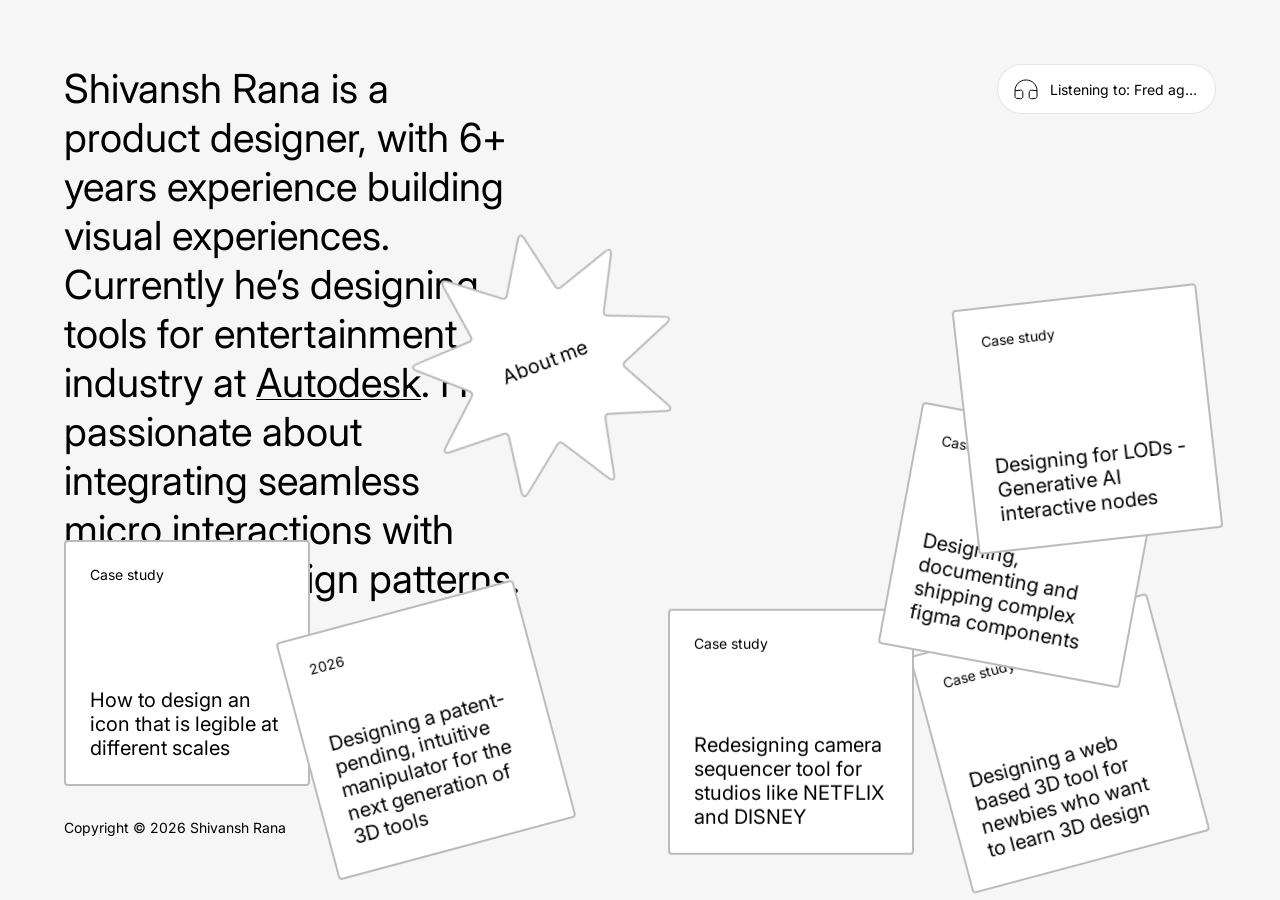
<file: index.html>
<!doctype html>
<html lang="en">
  <head>
    <meta charset="UTF-8" />
    <meta
      name="viewport"
      content="width=device-width, initial-scale=1.0, viewport-fit=cover"
    />
    <title>Portfolio</title>
    <link rel="preconnect" href="https://fonts.googleapis.com" />
    <link rel="preconnect" href="https://fonts.gstatic.com" crossorigin />
    <link
      href="https://fonts.googleapis.com/css2?family=Inter:wght@400;500;600;700&display=swap"
      rel="stylesheet"
    />
    <link rel="stylesheet" href="./styles.css?v=104" />
    <link rel="stylesheet" href="./detail.css?v=139" />
    <link rel="stylesheet" href="./about.css?v=97" />
    <script type="importmap">
      {
        "imports": {
          "three": "https://unpkg.com/three@0.170.0/build/three.module.js",
          "three/addons/": "https://unpkg.com/three@0.170.0/examples/jsm/"
        }
      }
    </script>
  </head>
  <body>
    <header
      class="detail__mini-title"
      id="about-mini-title"
      hidden
      aria-hidden="true"
    >
      <div class="detail__mini-title__inner">
        <div class="detail__mini-title__content">
          <div class="detail__header-row">
            <a href="./index.html" class="detail__back" aria-label="Back to portfolio">
              <span class="detail__back-circle" aria-hidden="true"></span>
              <span class="detail__back-arrow" aria-hidden="true">
                <svg
                  width="44"
                  height="44"
                  viewBox="0 0 44 44"
                  fill="none"
                  xmlns="http://www.w3.org/2000/svg"
                  focusable="false"
                >
                  <path
                    d="M35 34H33V12.4141L10.707 34.707L9.29297 33.293L31.5859 11H10V9H35V34Z"
                    fill="currentColor"
                  />
                </svg>
              </span>
            </a>
            <p class="detail__mini-title-text" id="about-mini-title-text">
              Currently dealing with a Boston Terrier • Religiously playing Elden Ring • Trying
              to get jacked • Cooking food and listening to sh*t ton of Fred Again and again and
              again • Recently got off the market 💍 :)
            </p>
          </div>
          <hr class="detail__header-rule" aria-hidden="true" />
        </div>
      </div>
    </header>

    <main class="stage" aria-label="Portfolio landing">
      <div class="scene" data-scale="1">
        <div class="now-playing-pill" aria-label="Listening to Fred again">
          <img
            class="now-playing-pill__icon"
            src="./assets/headphones.svg"
            alt=""
            width="32"
            height="32"
            draggable="false"
          />
          <span class="now-playing-pill__label">Listening to: Fred again</span>
        </div>

        <p class="intro">
          Shivansh Rana is a product designer, with 6+ years experience building visual experiences.
          Currently he’s designing tools for entertainment industry at
          <a href="https://www.autodesk.com" target="_blank" rel="noreferrer">Autodesk</a>. He’s
          passionate about integrating seamless micro interactions with traditional design patterns.
        </p>

        <section class="cards" aria-label="Highlights">
          <article
            class="card card--education sticky"
            data-x="64"
            data-y="540"
            data-mobile-x="10"
            data-mobile-y="478"
            data-stack-z="24"
            data-rot="0"
            tabindex="0"
            role="group"
            aria-label="Sticky note: How to design an icon that is legible at different scales"
          >
            <a class="sticky-badge" href="./detail.html?tile=education" aria-label="Open project detail">
              <span class="sticky-badge__circle">
                <svg
                  class="sticky-badge__icon"
                  width="44"
                  height="44"
                  viewBox="0 0 44 44"
                  fill="none"
                  xmlns="http://www.w3.org/2000/svg"
                  aria-hidden="true"
                  focusable="false"
                >
                  <path
                    d="M35 34H33V12.4141L10.707 34.707L9.29297 33.293L31.5859 11H10V9H35V34Z"
                    fill="currentColor"
                  />
                </svg>
              </span>
            </a>
            <p class="card__kicker">Case study</p>
            <h2 class="card__title">How to design an icon that is legible at different scales</h2>
          </article>

          <article
            class="card card--case-tilt sticky"
            data-x="303"
            data-y="607"
            data-mobile-x="208"
            data-mobile-y="255"
            data-stack-z="45"
            data-rot="-15"
            tabindex="0"
            role="group"
            aria-label="Sticky note: Designing a patent-pending, intuitive manipulator for the next generation of 3D tools"
          >
            <a class="sticky-badge" href="./detail.html?tile=case-tilt" aria-label="Open project detail">
              <span class="sticky-badge__circle">
                <svg
                  class="sticky-badge__icon"
                  width="44"
                  height="44"
                  viewBox="0 0 44 44"
                  fill="none"
                  xmlns="http://www.w3.org/2000/svg"
                  aria-hidden="true"
                  focusable="false"
                >
                  <path
                    d="M35 34H33V12.4141L10.707 34.707L9.29297 33.293L31.5859 11H10V9H35V34Z"
                    fill="currentColor"
                  />
                </svg>
              </span>
            </a>
            <p class="card__kicker">2026</p>
            <h2 class="card__title">Designing a patent-pending, intuitive manipulator for the next generation of 3D tools</h2>
          </article>

          <article
            class="card card--case sticky"
            data-x="668"
            data-y="645"
            data-mobile-x="155"
            data-mobile-y="548"
            data-stack-z="22"
            data-rot="0"
            tabindex="0"
            role="group"
            aria-label="Sticky note: Redesigning camera sequencer tool for studios like NETFLIX and DISNEY"
          >
            <a class="sticky-badge" href="./detail.html?tile=case" aria-label="Open project detail">
              <span class="sticky-badge__circle">
                <svg
                  class="sticky-badge__icon"
                  width="44"
                  height="44"
                  viewBox="0 0 44 44"
                  fill="none"
                  xmlns="http://www.w3.org/2000/svg"
                  aria-hidden="true"
                  focusable="false"
                >
                  <path
                    d="M35 34H33V12.4141L10.707 34.707L9.29297 33.293L31.5859 11H10V9H35V34Z"
                    fill="currentColor"
                  />
                </svg>
              </span>
            </a>
            <p class="card__kicker">Case study</p>
            <h2 class="card__title">Redesigning camera sequencer tool for studios like NETFLIX and DISNEY</h2>
          </article>

          <article
            class="card card--college sticky"
            data-x="898"
            data-y="422"
            data-mobile-x="6"
            data-mobile-y="168"
            data-stack-z="28"
            data-rot="10.53"
            tabindex="0"
            role="group"
            aria-label="Sticky note: Designing, documenting and shipping complex figma components"
          >
            <a class="sticky-badge" href="./detail.html?tile=college" aria-label="Open project detail">
              <span class="sticky-badge__circle">
                <svg
                  class="sticky-badge__icon"
                  width="44"
                  height="44"
                  viewBox="0 0 44 44"
                  fill="none"
                  xmlns="http://www.w3.org/2000/svg"
                  aria-hidden="true"
                  focusable="false"
                >
                  <path
                    d="M35 34H33V12.4141L10.707 34.707L9.29297 33.293L31.5859 11H10V9H35V34Z"
                    fill="currentColor"
                  />
                </svg>
              </span>
            </a>
            <p class="card__kicker">Case study</p>
            <h2 class="card__title">Designing, documenting and shipping complex figma components</h2>
          </article>

          <article
            class="card card--passions sticky"
            data-x="1135"
            data-y="296"
            data-mobile-x="220"
            data-mobile-y="392"
            data-stack-z="32"
            data-rot="-6.4"
            tabindex="0"
            role="group"
            aria-label="Sticky note: Designing for LODs - Generative AI interactive nodes"
          >
            <a class="sticky-badge" href="./detail.html?tile=passions" aria-label="Open project detail">
              <span class="sticky-badge__circle">
                <svg
                  class="sticky-badge__icon"
                  width="44"
                  height="44"
                  viewBox="0 0 44 44"
                  fill="none"
                  xmlns="http://www.w3.org/2000/svg"
                  aria-hidden="true"
                  focusable="false"
                >
                  <path
                    d="M35 34H33V12.4141L10.707 34.707L9.29297 33.293L31.5859 11H10V9H35V34Z"
                    fill="currentColor"
                  />
                </svg>
              </span>
            </a>
            <p class="card__kicker">Case study</p>
            <h2 class="card__title">Designing for LODs - Generative AI interactive nodes</h2>
          </article>

          <div
            class="sticky sticky--star"
            data-x="407"
            data-y="224"
            data-mobile-x="135"
            data-mobile-y="515"
            data-stack-z="50"
            data-rot="-10.83"
            data-size="275"
            tabindex="0"
            role="group"
            aria-label="About me"
          >
            <div class="sticky-star__dog-stack" aria-hidden="true">
              <img
                class="sticky-star__dog sticky-star__dog--default"
                src="./assets/dog.png"
                alt=""
                width="120"
                height="301"
                draggable="false"
              />
              <img
                class="sticky-star__dog sticky-star__dog--smile"
                src="./assets/dog-smile.png"
                alt=""
                width="120"
                height="301"
                draggable="false"
              />
            </div>
            <svg
              class="sticky-star__shape"
              viewBox="0 0 276.077 271.883"
              fill="none"
              aria-hidden="true"
            >
              <path
                class="sticky-star__path"
                d="M134.331 11.841Q138.039 2.668 141.747 11.841L162.710 63.695Q164.374 67.812 168.295 65.728L217.685 39.480Q226.422 34.837 223.366 44.248L206.094 97.444Q204.723 101.668 209.066 102.592L263.772 114.232Q273.450 116.291 265.060 121.536L217.634 151.185Q213.869 153.539 216.602 157.039L251.027 201.120Q257.117 208.918 247.319 207.543L191.930 199.771Q187.533 199.154 187.377 203.592L185.413 259.488Q185.066 269.376 178.444 262.024L141.011 220.467Q138.039 217.168 135.067 220.467L97.633 262.024Q91.011 269.376 90.664 259.488L88.700 203.592Q88.544 199.154 84.147 199.771L28.758 207.543Q18.960 208.918 25.050 201.120L59.475 157.039Q62.208 153.539 58.443 151.185L11.017 121.536Q2.628 116.291 12.305 114.232L67.011 102.592Q71.355 101.668 69.983 97.444L52.711 44.248Q49.655 34.837 58.393 39.480L107.782 65.728Q111.703 67.812 113.367 63.695Z"
              />
            </svg>
            <p class="sticky-star__label">About me</p>
          </div>

          <article
            class="card card--instagram sticky"
            data-x="1035"
            data-y="701"
            data-mobile-x="18"
            data-mobile-y="618"
            data-stack-z="18"
            data-rot="-15"
            tabindex="0"
            role="group"
            aria-label="Sticky note: Designing a web based 3D tool for newbies who want to learn 3D design"
          >
            <a class="sticky-badge" href="./detail.html?tile=instagram" aria-label="Open project detail">
              <span class="sticky-badge__circle">
                <svg
                  class="sticky-badge__icon"
                  width="44"
                  height="44"
                  viewBox="0 0 44 44"
                  fill="none"
                  xmlns="http://www.w3.org/2000/svg"
                  aria-hidden="true"
                  focusable="false"
                >
                  <path
                    d="M35 34H33V12.4141L10.707 34.707L9.29297 33.293L31.5859 11H10V9H35V34Z"
                    fill="currentColor"
                  />
                </svg>
              </span>
            </a>
            <p class="card__kicker">Case study</p>
            <h2 class="card__title">Designing a web based 3D tool for newbies who want to learn 3D design</h2>
          </article>
        </section>

        <div class="patent-cube" aria-hidden="true">
          <div
            class="patent-cube__viewport"
            tabindex="-1"
            role="application"
            aria-label="3D preview: drag to orbit"
          >
            <div
              class="patent-cube__gltf"
              id="patent-cube-gltf"
              aria-hidden="true"
            ></div>
          </div>
        </div>

        <div class="about-page" hidden aria-hidden="true">
          <div class="detail__grey-bleed" aria-hidden="true"></div>
          <div class="detail__white-bleed" aria-hidden="true"></div>

          <div class="detail-stage">
            <div class="detail-layout">
              <div class="detail__left-spacer" aria-hidden="true"></div>
              <aside class="detail__left" aria-labelledby="about-title">
                <div class="detail__left-top">
                  <div class="detail__header-row">
                    <a href="./index.html" class="detail__back" aria-label="Back to portfolio">
                      <span class="detail__back-circle" aria-hidden="true"></span>
                      <span class="detail__back-arrow" aria-hidden="true">
                        <svg
                          width="44"
                          height="44"
                          viewBox="0 0 44 44"
                          fill="none"
                          xmlns="http://www.w3.org/2000/svg"
                          focusable="false"
                        >
                          <path
                            d="M35 34H33V12.4141L10.707 34.707L9.29297 33.293L31.5859 11H10V9H35V34Z"
                            fill="currentColor"
                          />
                        </svg>
                      </span>
                    </a>
                    <h1 class="detail__title" id="about-title">
                      Currently dealing with a Boston Terrier • Religiously playing Elden Ring •
                      Trying to get jacked • Cooking food and listening to sh*t ton of Fred Again and
                      again and again • Recently got off the market 💍 :)
                    </h1>
                  </div>
                  <p class="detail__meta" id="about-meta">About me</p>
                  <hr class="detail__header-rule" aria-hidden="true" />
                </div>
                <div class="detail__left-bottom">
                  <div class="detail__scroll-slot" id="about-scroll-slot">
                    <div
                      class="detail__scroll-level"
                      id="about-scroll-level"
                      role="progressbar"
                      aria-valuemin="0"
                      aria-valuemax="100"
                      aria-valuenow="100"
                      aria-label="How much content is left to scroll"
                    >
                      <div class="detail__scroll-track" id="about-scroll-track">
                        <div class="detail__scroll-shell">
                          <div class="detail__scroll-bar"></div>
                        </div>
                      </div>
                      <button
                        type="button"
                        class="detail__scroll-up"
                        id="about-scroll-up"
                        aria-label="Scroll up"
                        hidden
                      >
                        <span class="detail__scroll-up-icon" aria-hidden="true">
                          <svg
                            width="16"
                            height="16"
                            viewBox="0 0 16 16"
                            fill="none"
                            xmlns="http://www.w3.org/2000/svg"
                            focusable="false"
                          >
                            <path
                              d="M8 14V2M14 7L8 2L2 7"
                              stroke="currentColor"
                              stroke-width="1"
                            />
                          </svg>
                        </span>
                        <span class="detail__scroll-up-label">Scroll up</span>
                      </button>
                    </div>
                  </div>
                </div>
              </aside>
              <main class="detail__right">
                <figure
                  class="detail__figure about-page__hero about-page__collage-figure"
                  aria-label="Photo collage: Shivansh with a Boston Terrier, surrounded by gaming, fitness, food, and music"
                >
                  <div class="about-page__hero-stage about-page__collage" aria-hidden="true">
                    <div class="about-page__hero-layers about-page__collage-group">
                      <img
                        class="about-page__photo"
                        src="./assets/me.png"
                        alt=""
                        width="411"
                        height="436"
                        draggable="false"
                      />
                      <img
                        class="about-page__controller"
                        src="./assets/controller.png"
                        alt=""
                        width="125"
                        height="88"
                        draggable="false"
                      />
                      <img
                        class="about-page__elden"
                        src="./assets/elden-ring.png"
                        alt=""
                        width="326"
                        height="433"
                        draggable="false"
                      />
                      <img
                        class="about-page__food"
                        src="./assets/food.png"
                        alt=""
                        width="378"
                        height="504"
                        draggable="false"
                      />
                      <img
                        class="about-page__dumbbells"
                        src="./assets/dumbells.png"
                        alt=""
                        width="185"
                        height="209"
                        draggable="false"
                      />
                      <img
                        class="about-page__spotify"
                        src="./assets/spotify.png"
                        alt=""
                        width="245"
                        height="245"
                        draggable="false"
                      />
                    </div>
                  </div>
                </figure>

                <figure class="detail__figure about-page__image-2">
                  <picture>
                    <source
                      type="image/webp"
                      srcset="
                        ./assets/about/image-2@4x.webp 3356w,
                        ./assets/about/image-2.webp 839w
                      "
                      sizes="(max-width: 900px) calc(100vw - 48px), calc((100vw - var(--detail-left-w, 473px) - 128px) * var(--detail-scale, 1))"
                    />
                    <img
                      src="./assets/about/image-2.png"
                      srcset="
                        ./assets/about/image-2@4x.png 3356w,
                        ./assets/about/image-2.png 839w
                      "
                      sizes="(max-width: 900px) calc(100vw - 48px), calc((100vw - var(--detail-left-w, 473px) - 128px) * var(--detail-scale, 1))"
                      width="839"
                      height="839"
                      alt="TROP website design case study mockups showing hero and product sections"
                      loading="lazy"
                      decoding="async"
                      draggable="false"
                    />
                  </picture>
                </figure>

                <figure class="detail__figure about-page__image-3">
                  <picture>
                    <source
                      type="image/webp"
                      srcset="
                        ./assets/about/image-3@4x.webp 3356w,
                        ./assets/about/image-3.webp 839w
                      "
                      sizes="(max-width: 900px) calc(100vw - 48px), calc((100vw - var(--detail-left-w, 473px) - 128px) * var(--detail-scale, 1))"
                    />
                    <img
                      src="./assets/about/image-3.png"
                      srcset="
                        ./assets/about/image-3@4x.png 3356w,
                        ./assets/about/image-3.png 839w
                      "
                      sizes="(max-width: 900px) calc(100vw - 48px), calc((100vw - var(--detail-left-w, 473px) - 128px) * var(--detail-scale, 1))"
                      width="839"
                      height="481"
                      alt="Case study mockups showing a product website hero and illustrated brand section"
                      loading="lazy"
                      decoding="async"
                      draggable="false"
                    />
                  </picture>
                </figure>

                <figure class="detail__figure about-page__image-4">
                  <picture>
                    <source
                      type="image/webp"
                      srcset="
                        ./assets/about/image-4@4x.webp 3356w,
                        ./assets/about/image-4.webp 839w
                      "
                      sizes="(max-width: 900px) calc(100vw - 48px), calc((100vw - var(--detail-left-w, 473px) - 128px) * var(--detail-scale, 1))"
                    />
                    <img
                      src="./assets/about/image-4.png"
                      srcset="
                        ./assets/about/image-4@4x.png 3356w,
                        ./assets/about/image-4.png 839w
                      "
                      sizes="(max-width: 900px) calc(100vw - 48px), calc((100vw - var(--detail-left-w, 473px) - 128px) * var(--detail-scale, 1))"
                      width="839"
                      height="702"
                      alt="Case study mockups showing character design explorations and interactive UI tiles"
                      loading="lazy"
                      decoding="async"
                      draggable="false"
                    />
                  </picture>
                </figure>

                <figure class="detail__figure about-page__image-5">
                  <picture>
                    <source
                      type="image/webp"
                      srcset="
                        ./assets/about/image-5@4x.webp 3356w,
                        ./assets/about/image-5.webp 839w
                      "
                      sizes="(max-width: 900px) calc(100vw - 48px), calc((100vw - var(--detail-left-w, 473px) - 128px) * var(--detail-scale, 1))"
                    />
                    <img
                      src="./assets/about/image-5.png"
                      srcset="
                        ./assets/about/image-5@4x.png 3356w,
                        ./assets/about/image-5.png 839w
                      "
                      sizes="(max-width: 900px) calc(100vw - 48px), calc((100vw - var(--detail-left-w, 473px) - 128px) * var(--detail-scale, 1))"
                      width="839"
                      height="806"
                      alt="Furniture e-commerce case study mockups showing mobile shopping flows and product detail screens"
                      loading="lazy"
                      decoding="async"
                      draggable="false"
                    />
                  </picture>
                </figure>

                <figure class="detail__figure about-page__image-6">
                  <picture>
                    <source
                      type="image/webp"
                      srcset="
                        ./assets/about/image-6@4x.webp 3356w,
                        ./assets/about/image-6.webp 839w
                      "
                      sizes="(max-width: 900px) calc(100vw - 48px), calc((100vw - var(--detail-left-w, 473px) - 128px) * var(--detail-scale, 1))"
                    />
                    <img
                      src="./assets/about/image-6.png"
                      srcset="
                        ./assets/about/image-6@4x.png 3356w,
                        ./assets/about/image-6.png 839w
                      "
                      sizes="(max-width: 900px) calc(100vw - 48px), calc((100vw - var(--detail-left-w, 473px) - 128px) * var(--detail-scale, 1))"
                      width="839"
                      height="877"
                      alt="Stock trading app case study mockup showing NVIDIA stock detail with chart and buy/sell actions"
                      loading="lazy"
                      decoding="async"
                      draggable="false"
                    />
                  </picture>
                </figure>

                <figure class="detail__figure about-page__image-7">
                  <picture>
                    <source
                      type="image/webp"
                      srcset="
                        ./assets/about/image-7@4x.webp 3344w,
                        ./assets/about/image-7.webp 836w
                      "
                      sizes="(max-width: 900px) calc(100vw - 48px), calc((100vw - var(--detail-left-w, 473px) - 128px) * var(--detail-scale, 1))"
                    />
                    <img
                      src="./assets/about/image-7.png"
                      srcset="
                        ./assets/about/image-7@4x.png 3344w,
                        ./assets/about/image-7.png 836w
                      "
                      sizes="(max-width: 900px) calc(100vw - 48px), calc((100vw - var(--detail-left-w, 473px) - 128px) * var(--detail-scale, 1))"
                      width="836"
                      height="392"
                      alt="Color picker UI explorations showing RGB and hue control panels on mobile"
                      loading="lazy"
                      decoding="async"
                      draggable="false"
                    />
                  </picture>
                </figure>

                <figure class="detail__figure about-page__image-8">
                  <picture>
                    <source
                      type="image/webp"
                      srcset="
                        ./assets/about/image-8@4x.webp 3364w,
                        ./assets/about/image-8.webp 841w
                      "
                      sizes="(max-width: 900px) calc(100vw - 48px), calc((100vw - var(--detail-left-w, 473px) - 128px) * var(--detail-scale, 1))"
                    />
                    <img
                      src="./assets/about/image-8.png"
                      srcset="
                        ./assets/about/image-8@4x.png 3364w,
                        ./assets/about/image-8.png 841w
                      "
                      sizes="(max-width: 900px) calc(100vw - 48px), calc((100vw - var(--detail-left-w, 473px) - 128px) * var(--detail-scale, 1))"
                      width="841"
                      height="827"
                      alt="Photograph of a person in a yellow jacket standing in a sunlit field"
                      loading="lazy"
                      decoding="async"
                      draggable="false"
                    />
                  </picture>
                </figure>

                <figure class="detail__figure about-page__image-9">
                  <picture>
                    <source
                      type="image/webp"
                      srcset="
                        ./assets/about/image-9@4x.webp 3356w,
                        ./assets/about/image-9.webp 839w
                      "
                      sizes="(max-width: 900px) calc(100vw - 48px), calc((100vw - var(--detail-left-w, 473px) - 128px) * var(--detail-scale, 1))"
                    />
                    <img
                      src="./assets/about/image-9.png"
                      srcset="
                        ./assets/about/image-9@4x.png 3356w,
                        ./assets/about/image-9.png 839w
                      "
                      sizes="(max-width: 900px) calc(100vw - 48px), calc((100vw - var(--detail-left-w, 473px) - 128px) * var(--detail-scale, 1))"
                      width="839"
                      height="805"
                      alt="Peach brand mobile app case study mockup showing product storytelling and variety cards"
                      loading="lazy"
                      decoding="async"
                      draggable="false"
                    />
                  </picture>
                </figure>

                <figure class="detail__figure about-page__image-10">
                  <picture>
                    <source
                      type="image/webp"
                      srcset="
                        ./assets/about/image-10@4x.webp 3304w,
                        ./assets/about/image-10.webp 826w
                      "
                      sizes="(max-width: 900px) calc(100vw - 48px), calc((100vw - var(--detail-left-w, 473px) - 128px) * var(--detail-scale, 1))"
                    />
                    <img
                      src="./assets/about/image-10.png"
                      srcset="
                        ./assets/about/image-10@4x.png 3304w,
                        ./assets/about/image-10.png 826w
                      "
                      sizes="(max-width: 900px) calc(100vw - 48px), calc((100vw - var(--detail-left-w, 473px) - 128px) * var(--detail-scale, 1))"
                      width="826"
                      height="1119"
                      alt="Mobile app case study mockups showing onboarding screens and UI component explorations"
                      loading="lazy"
                      decoding="async"
                      draggable="false"
                    />
                  </picture>
                </figure>

                <figure class="detail__figure about-page__image-11">
                  <picture>
                    <source
                      type="image/webp"
                      srcset="
                        ./assets/about/image-11@4x.webp 3356w,
                        ./assets/about/image-11.webp 839w
                      "
                      sizes="(max-width: 900px) calc(100vw - 48px), calc((100vw - var(--detail-left-w, 473px) - 128px) * var(--detail-scale, 1))"
                    />
                    <img
                      src="./assets/about/image-11.png"
                      srcset="
                        ./assets/about/image-11@4x.png 3356w,
                        ./assets/about/image-11.png 839w
                      "
                      sizes="(max-width: 900px) calc(100vw - 48px), calc((100vw - var(--detail-left-w, 473px) - 128px) * var(--detail-scale, 1))"
                      width="839"
                      height="747"
                      alt="NASA-themed case study mockup showing mission branding and spacecraft illustration"
                      loading="lazy"
                      decoding="async"
                      draggable="false"
                    />
                  </picture>
                </figure>
              </main>
            </div>
          </div>
        </div>

        <footer class="footer">Copyright © 2026 Shivansh Rana</footer>
      </div>
    </main>
    <script src="./cursor.js?v=63" defer></script>
    <script src="./scene-scale.js?v=63" defer></script>
    <script src="./sticky-notes.js?v=92" defer></script>
    <script src="./detail-scale.js?v=24" defer></script>
    <script src="./detail.js?v=54" defer></script>
    <script src="./detail-nav.js?v=66" defer></script>
    <script src="./sticky-theme.js?v=91" defer></script>
    <script src="./patent-cube.js?v=63" defer></script>
    <script type="module" src="./patent-gltf-embed.js?v=63"></script>
    <script src="./live-reload.js?v=64" defer></script>
  </body>
</html>
</file>
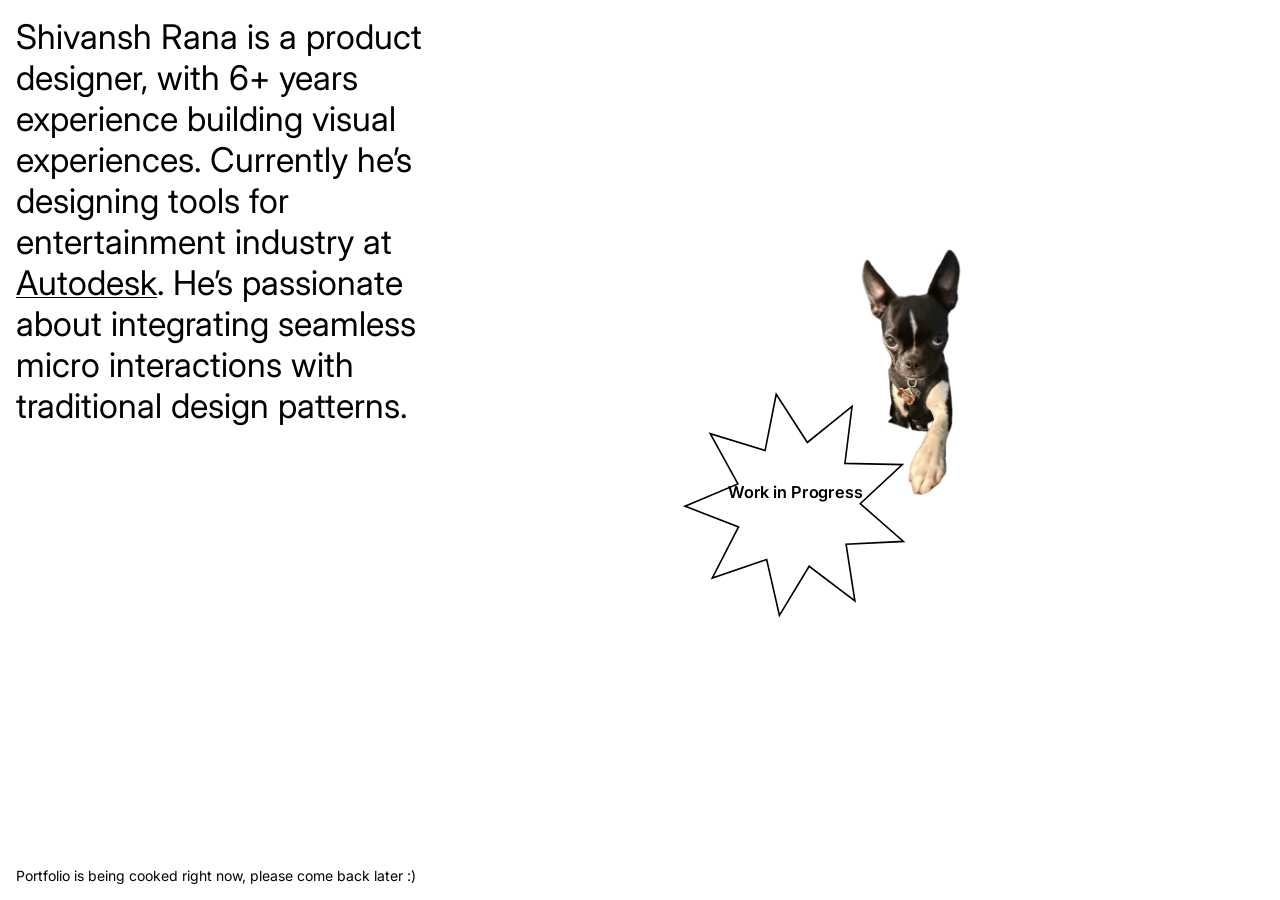
<file: placeholder/index.html>
<!doctype html>
<html lang="en">
  <head>
    <meta charset="UTF-8" />
    <meta name="viewport" content="width=device-width, initial-scale=1.0" />
    <meta name="robots" content="noindex" />
    <title>Shivansh Rana — Portfolio coming soon</title>
    <link rel="preconnect" href="https://fonts.googleapis.com" />
    <link rel="preconnect" href="https://fonts.gstatic.com" crossorigin />
    <link
      href="https://fonts.googleapis.com/css2?family=Inter:wght@400;600&display=swap"
      rel="stylesheet"
    />
    <link rel="stylesheet" href="./placeholder.css?v=3" />
  </head>
  <body class="placeholder-page">
    <main class="placeholder-page__stage" aria-label="Portfolio placeholder">
      <p class="placeholder-page__intro">
        Shivansh Rana is a product designer, with 6+ years experience building visual experiences.
        Currently he’s designing tools for entertainment industry at
        <span class="placeholder-page__autodesk">Autodesk</span>. He’s passionate about integrating
        seamless micro interactions with traditional design patterns.
      </p>

      <div class="placeholder-page__wip" aria-hidden="true">
        <img
          class="placeholder-page__dog"
          src="./assets/dog.png"
          alt=""
          width="120"
          height="301"
          draggable="false"
        />
        <div class="placeholder-page__star-wrap">
          <svg
            class="placeholder-page__star"
            viewBox="0 0 276.077 271.883"
            fill="none"
            aria-hidden="true"
          >
            <path
              d="M138.039 2.66809L164.374 67.8118L226.422 34.837L204.723 101.668L273.45 116.291L213.869 153.539L257.117 208.918L187.533 199.154L185.066 269.376L138.039 217.168L91.0109 269.376L88.544 199.154L18.9601 208.918L62.2084 153.539L2.62756 116.291L71.3547 101.668L49.6553 34.837L111.703 67.8118L138.039 2.66809Z"
              fill="#ffffff"
              stroke="#000000"
              stroke-width="2"
            />
          </svg>
          <p class="placeholder-page__star-label">Work in Progress</p>
        </div>
      </div>

      <p class="placeholder-page__footer">
        Portfolio is being cooked right now, please come back later :)
      </p>
    </main>
  </body>
</html>
</file>
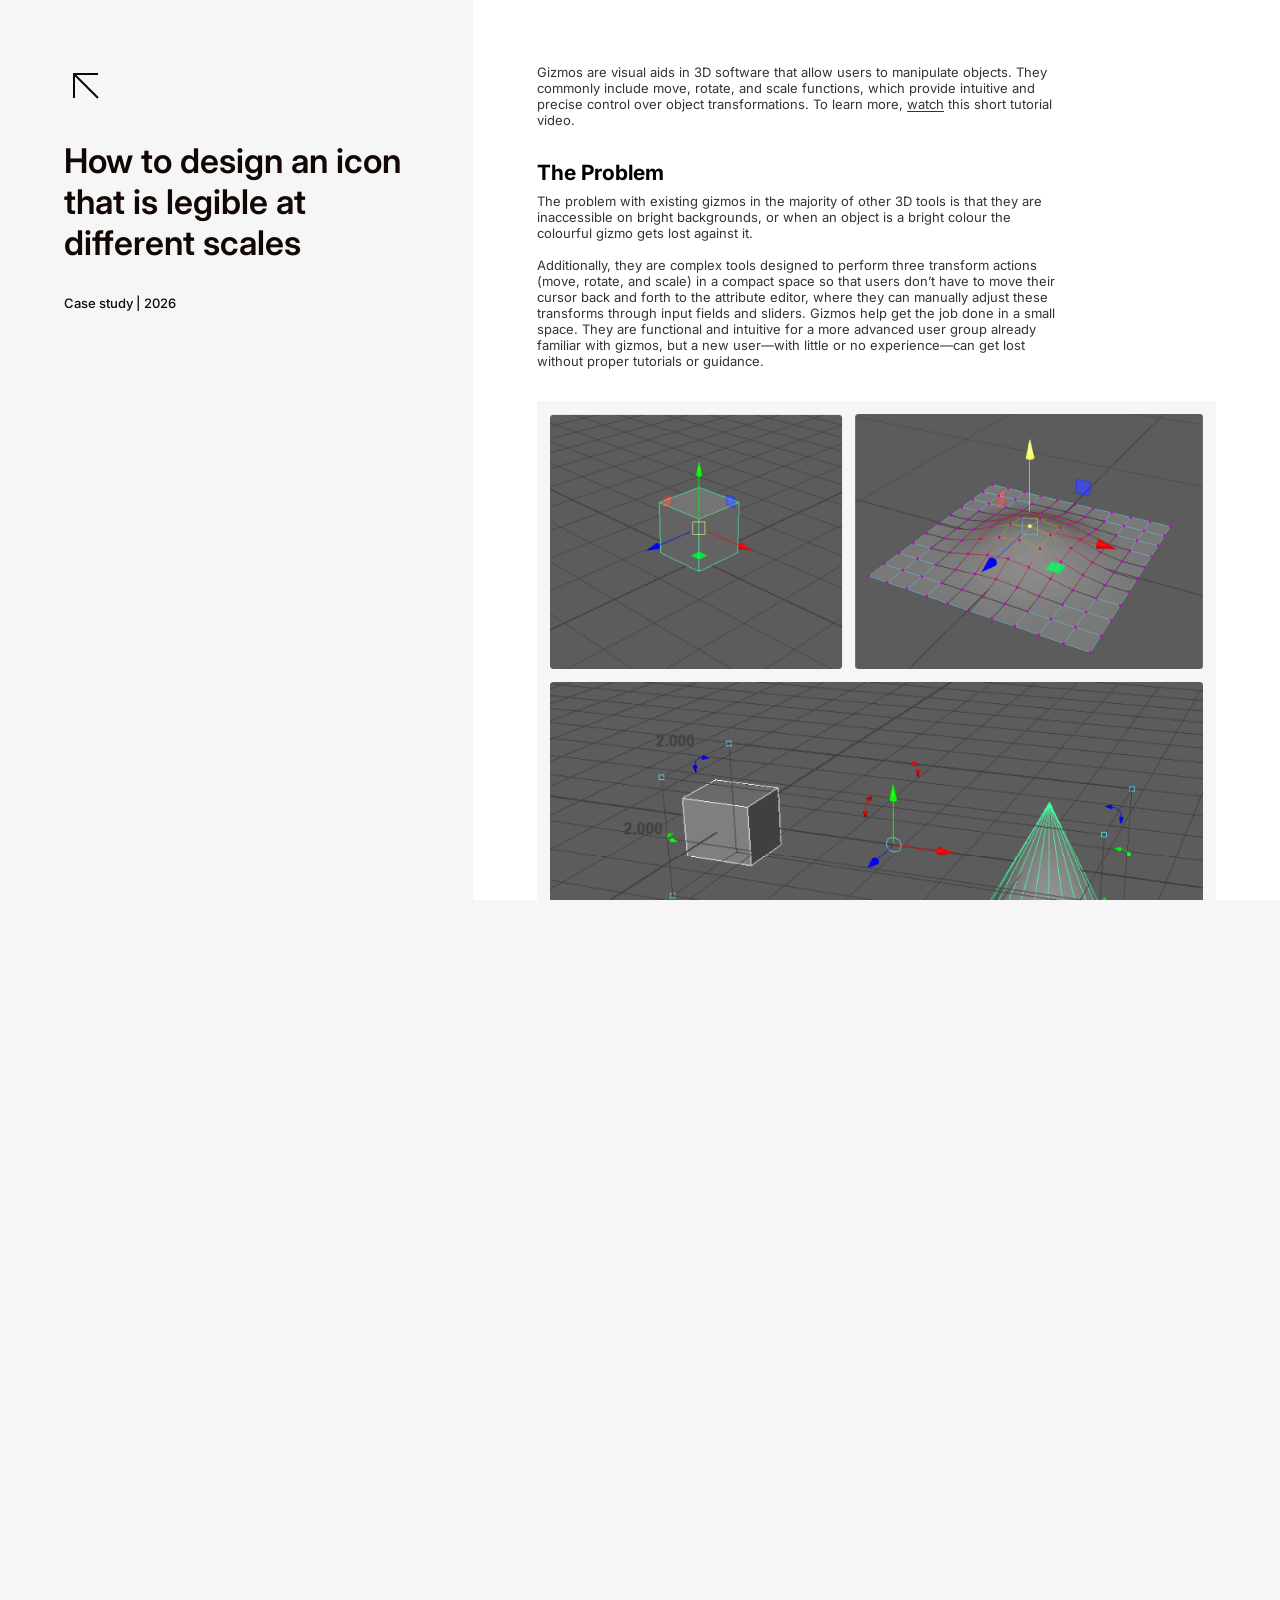
<file: detail.html>
<!doctype html>
<html lang="en">
  <head>
    <meta charset="UTF-8" />
    <meta
      name="viewport"
      content="width=device-width, initial-scale=1.0, viewport-fit=cover"
    />
    <title>Project · Portfolio</title>
    <link rel="preconnect" href="https://fonts.googleapis.com" />
    <link rel="preconnect" href="https://fonts.gstatic.com" crossorigin />
    <link
      href="https://fonts.googleapis.com/css2?family=Inter:wght@400;500;600;700&display=swap"
      rel="stylesheet"
    />
    <link rel="stylesheet" href="./styles.css?v=102" />
    <link rel="stylesheet" href="./detail.css?v=149" />
  </head>
  <body class="detail">
    <script>
      (function () {
        var allowed = ["education", "case-tilt", "case", "college", "passions", "instagram"];
        var t = new URLSearchParams(location.search).get("tile") || "education";
        if (allowed.indexOf(t) === -1) t = "education";
        document.body.classList.add("detail--" + t);
      })();
    </script>
    <header
      class="detail__mini-title"
      id="detail-mini-title"
      hidden
      aria-hidden="true"
    >
      <div class="detail__mini-title__inner">
        <div class="detail__mini-title__content">
        <div class="detail__header-row">
          <a href="./index.html" class="detail__back" aria-label="Back to portfolio">
            <span class="detail__back-circle" aria-hidden="true"></span>
            <span class="detail__back-arrow" aria-hidden="true">
              <svg
                width="44"
                height="44"
                viewBox="0 0 44 44"
                fill="none"
                xmlns="http://www.w3.org/2000/svg"
                focusable="false"
              >
                <path
                  d="M35 34H33V12.4141L10.707 34.707L9.29297 33.293L31.5859 11H10V9H35V34Z"
                  fill="currentColor"
                />
              </svg>
            </span>
          </a>
          <p class="detail__mini-title-text" id="detail-mini-title-text"></p>
        </div>
        <hr class="detail__header-rule" aria-hidden="true" />
        </div>
      </div>
    </header>
    <div class="detail__grey-bleed" aria-hidden="true"></div>
    <div class="detail__white-bleed" aria-hidden="true"></div>
    <div class="detail-stage">
    <div class="detail-layout">
      <div class="detail__left-spacer" aria-hidden="true"></div>
      <aside class="detail__left" aria-labelledby="detail-title">
        <div class="detail__left-top">
          <div class="detail__header-row">
        <a href="./index.html" class="detail__back" aria-label="Back to portfolio">
          <span class="detail__back-circle" aria-hidden="true"></span>
          <span class="detail__back-arrow" aria-hidden="true">
            <svg
              width="44"
              height="44"
              viewBox="0 0 44 44"
              fill="none"
              xmlns="http://www.w3.org/2000/svg"
              focusable="false"
            >
              <path
                d="M35 34H33V12.4141L10.707 34.707L9.29297 33.293L31.5859 11H10V9H35V34Z"
                fill="currentColor"
              />
            </svg>
          </span>
        </a>
            <h1 class="detail__title" id="detail-title">
              Designing a patent-pending, intuitive manipulator for the next generation of 3D tools
            </h1>
          </div>
          <p class="detail__meta" id="detail-meta">Autodesk - Project Falcon | 2026</p>
          <hr class="detail__header-rule" aria-hidden="true" />
        </div>
        <div class="detail__left-bottom">
          <div class="detail__scroll-slot" id="detail-scroll-slot">
          <div
            class="detail__scroll-level"
            id="detail-scroll-level"
            role="progressbar"
            aria-valuemin="0"
            aria-valuemax="100"
            aria-valuenow="100"
            aria-label="How much content is left to scroll"
          >
            <div class="detail__scroll-track" id="detail-scroll-track">
              <div class="detail__scroll-shell">
                <div class="detail__scroll-bar"></div>
              </div>
            </div>
            <button
              type="button"
              class="detail__scroll-up"
              id="detail-scroll-up"
              aria-label="Scroll up"
              hidden
            >
              <span class="detail__scroll-up-icon" aria-hidden="true">
                <svg width="16" height="16" viewBox="0 0 16 16" fill="none" xmlns="http://www.w3.org/2000/svg" focusable="false">
                  <path d="M8 14V2M14 7L8 2L2 7" stroke="currentColor" stroke-width="1" />
                </svg>
              </span>
              <span class="detail__scroll-up-label">Scroll up</span>
            </button>
          </div>
          </div>
        </div>
      </aside>
      <main class="detail__right">
        <div class="detail__tile detail__tile--case-tilt">
        <p class="detail__lede">
          Gizmos are visual aids in 3D software that allow users to manipulate objects. They
          commonly include move, rotate, and scale functions, which provide intuitive and precise
          control over object transformations. To learn more,
          <a href="https://www.youtube.com/watch?v=vfeYIsGbjyY" target="_blank" rel="noopener noreferrer">watch</a>
          this short tutorial video.
        </p>

        <section class="detail__section" aria-labelledby="detail-problem-heading">
          <h2 class="detail__section-heading" id="detail-problem-heading">The Problem</h2>
          <div class="detail__section-body">
            <p>
              The problem with existing gizmos in the majority of other 3D tools is that they are
              inaccessible on bright backgrounds, or when an object is a bright colour the colourful
              gizmo gets lost against it.
            </p>
            <p>
              Additionally, they are complex tools designed to perform three transform actions
              (move, rotate, and scale) in a compact space so that users don’t have to move their
              cursor back and forth to the attribute editor, where they can manually adjust these
              transforms through input fields and sliders. Gizmos help get the job done in a small
              space. They are functional and intuitive for a more advanced user group already
              familiar with gizmos, but a new user—with little or no experience—can get lost without
              proper tutorials or guidance.
            </p>
          </div>

          <figure class="detail__figure detail__problem-image">
            <picture>
              <source
                type="image/webp"
                srcset="
                  ./assets/detail/problem-839@4x.webp 3356w,
                  ./assets/detail/problem-839.webp 839w
                "
                sizes="(max-width: 900px) calc(100vw - 48px), calc((100vw - var(--detail-left-w, 473px) - 128px) * var(--detail-scale, 1))"
              />
              <img
                src="./assets/detail/problem-839.png"
                srcset="
                  ./assets/detail/problem-839@4x.png 3356w,
                  ./assets/detail/problem-839.png 839w
                "
                sizes="(max-width: 900px) calc(100vw - 48px), calc((100vw - var(--detail-left-w, 473px) - 128px) * var(--detail-scale, 1))"
                width="839"
                height="794"
                alt="Examples of existing 3D gizmo tools: cube on a grid, deformed surface, and cube and cone with wireframes and measurement labels."
                loading="lazy"
                decoding="async"
              />
            </picture>
          </figure>
        </section>

        <section class="detail__section" aria-labelledby="detail-challenge-heading">
          <h2 class="detail__section-heading" id="detail-challenge-heading">The Challenge</h2>
          <p class="detail__section-body">
            The challenge in designing gizmos is that we need to account not only for the ability to
            perform move, rotate, and scale transformations, but also to perform these actions along
            combinations of the positive and negative x, y, and z axes—and for the feedback mechanism
            that guides and helps new users understand the actions without unnecessarily confusing
            them with information that is irrelevant in the moment.
          </p>
        </section>

        <section class="detail__section" aria-labelledby="detail-discovery-heading">
          <h2 class="detail__section-heading" id="detail-discovery-heading">Discovery</h2>
          <div class="detail__section-body">
            <p>
              Over the course of a week we explored just about every tool out there that had a
              gizmo. Our explorations didn’t stop at 3D tools—we also looked at games that use
              transform manipulators. We wanted to understand how games turn a boring 3D transform
              manipulator into a fun, interactive tool.
            </p>
            <p>
              We then took a team vote on what we liked and disliked in each tool and came up with a
              list of features we wanted for our manipulator.
            </p>
          </div>

          <figure class="detail__figure detail__discovery-image">
            <picture>
              <source
                type="image/webp"
                srcset="
                  ./assets/detail/discovery-839@4x.webp 3356w,
                  ./assets/detail/discovery-839.webp 839w
                "
                sizes="(max-width: 900px) calc(100vw - 48px), calc((100vw - var(--detail-left-w, 473px) - 128px) * var(--detail-scale, 1))"
              />
              <img
                src="./assets/detail/discovery-839.png"
                srcset="
                  ./assets/detail/discovery-839@4x.png 3356w,
                  ./assets/detail/discovery-839.png 839w
                "
                sizes="(max-width: 900px) calc(100vw - 48px), calc((100vw - var(--detail-left-w, 473px) - 128px) * var(--detail-scale, 1))"
                width="839"
                height="882"
                alt="Team synthesis from gizmo tool exploration: positive traits like progressive reveal and intuitive rotation, and negatives like cluttered UI and latency."
                loading="lazy"
                decoding="async"
              />
            </picture>
          </figure>
        </section>

        <section class="detail__section" aria-labelledby="detail-principles-heading">
          <h2 class="detail__section-heading" id="detail-principles-heading">The Guiding Principles</h2>
          <p class="detail__section-body">
            Along with the features, we also solidified our learnings into core principles that would
            guide each of our interaction and visual decisions. We listed them in order of
            importance:
          </p>

          <figure class="detail__figure detail__principles-image">
            <picture>
              <source
                type="image/webp"
                srcset="
                  ./assets/detail/principles-839@4x.webp 3356w,
                  ./assets/detail/principles-839.webp 839w
                "
                sizes="(max-width: 900px) calc(100vw - 48px), calc((100vw - var(--detail-left-w, 473px) - 128px) * var(--detail-scale, 1))"
              />
              <img
                src="./assets/detail/principles-839.png"
                srcset="
                  ./assets/detail/principles-839@4x.png 3356w,
                  ./assets/detail/principles-839.png 839w
                "
                sizes="(max-width: 900px) calc(100vw - 48px), calc((100vw - var(--detail-left-w, 473px) - 128px) * var(--detail-scale, 1))"
                width="839"
                height="737"
                alt="Five guiding principles in order: Intuitive, Fluid, Innovative, Fun, and Accessible, each with a short design mantra."
                loading="lazy"
                decoding="async"
              />
            </picture>
          </figure>
        </section>

        <section class="detail__section" aria-labelledby="detail-exploration-heading">
          <h2 class="detail__section-heading" id="detail-exploration-heading">Exploration</h2>
          <div class="detail__section-body">
            <p>My exploration included different types of contextual gizmo combinations:</p>
            <ol>
              <li>
                3D coloured gizmo + bounding box: A 3D gizmo with different colours for three axes
                (x, y, z), and a bounding box that surrounds the selected object(s) and additionally
                acts as a manipulator for different actions.
              </li>
              <li>
                2D gizmo without colour: A simple 2D (flat) gizmo that switches between move, rotate,
                and scale using a contextual toolbar underneath it.
              </li>
              <li>
                3D gizmo without colour: A simple 3D gizmo with the same functionality as the 2D
                gizmo but in a more traditional three-dimensional shape, without colours for
                different axes.
              </li>
            </ol>
            <p>
              After constant feedback and iteration loops with stakeholders, we landed on option 3
              due to its simpler design that still resembles the traditional gizmo for more versatile
              usage. It would provide a simpler and cleaner user experience for new users while
              offering an on-ramp if they later preferred to learn more advanced 3D tools like Maya
              or 3ds Max. It would reduce the learning curve required to advance their 3D tool
              learning journey.
            </p>
          </div>

          <figure class="detail__figure detail__exploration-image">
            <picture>
              <source
                type="image/webp"
                srcset="
                  ./assets/detail/exploration-839@4x.webp 3356w,
                  ./assets/detail/exploration-839.webp 839w
                "
                sizes="(max-width: 900px) calc(100vw - 48px), calc((100vw - var(--detail-left-w, 473px) - 128px) * var(--detail-scale, 1))"
              />
              <img
                src="./assets/detail/exploration-839.png"
                srcset="
                  ./assets/detail/exploration-839@4x.png 3356w,
                  ./assets/detail/exploration-839.png 839w
                "
                sizes="(max-width: 900px) calc(100vw - 48px), calc((100vw - var(--detail-left-w, 473px) - 128px) * var(--detail-scale, 1))"
                width="839"
                height="945"
                alt="Three numbered gizmo exploration concepts: coloured 3D gizmo with bounding box, flat 2D contextual gizmo, and neutral 3D gizmo without axis colours."
                loading="lazy"
                decoding="async"
              />
            </picture>
          </figure>
        </section>

        <section class="detail__section" aria-labelledby="detail-design-heading">
          <h2 class="detail__section-heading" id="detail-design-heading">The Design</h2>
          <div class="detail__section-body">
            <p>
              My hypothesis for the design of the manipulator was to make the elements in the gizmo
              appear contextually when needed, which would in turn keep the gizmo at any given point
              in time simple and reduce the overall complexity to only the actions necessary to
              achieve a certain transform.
            </p>
            <p>
              After a lot of exploration and feedback sessions, we divided the gizmo into three
              contextual sections:
            </p>
            <ol>
              <li>
                Mini Gizmo: This is the default manipulator that performs move, rotate, and scale
                actions in a high-level, fast-paced way.
              </li>
              <li>
                Move &amp; Rotate Gizmo: This manipulator performs move and rotate actions with
                precision.
              </li>
              <li>
                Scale Gizmo: This manipulator performs scale actions with precision.
              </li>
            </ol>
          </div>

          <figure class="detail__figure detail__design-image">
            <picture>
              <source
                type="image/webp"
                srcset="
                  ./assets/detail/design-839@4x.webp 3356w,
                  ./assets/detail/design-839.webp 839w
                "
                sizes="(max-width: 900px) calc(100vw - 48px), calc((100vw - var(--detail-left-w, 473px) - 128px) * var(--detail-scale, 1))"
              />
              <img
                src="./assets/detail/design-839.png"
                srcset="
                  ./assets/detail/design-839@4x.png 3356w,
                  ./assets/detail/design-839.png 839w
                "
                sizes="(max-width: 900px) calc(100vw - 48px), calc((100vw - var(--detail-left-w, 473px) - 128px) * var(--detail-scale, 1))"
                width="839"
                height="408"
                alt="Three contextual gizmo sections on a light background: Mini Gizmo, Move and Rotate, and Scale."
                loading="lazy"
                decoding="async"
              />
            </picture>
          </figure>

          <p class="detail__section-body">
            But designing a manipulator that works regardless of the surface it’s placed on required a
            neutral colour for the body of the manipulator—but what happens when the background is
            the same as that neutral colour? The answer is that you wouldn’t be able to see it. For
            that reason, I added a silhouette in the other neutral colour (black) to create separation
            between the background and the body of the manipulator, which creates enough contrast
            between them.
          </p>

          <figure class="detail__figure detail__design-image">
            <picture>
              <source
                type="image/webp"
                srcset="
                  ./assets/detail/design-dark-839@4x.webp 3356w,
                  ./assets/detail/design-dark-839.webp 839w
                "
                sizes="(max-width: 900px) calc(100vw - 48px), calc((100vw - var(--detail-left-w, 473px) - 128px) * var(--detail-scale, 1))"
              />
              <img
                src="./assets/detail/design-dark-839.png"
                srcset="
                  ./assets/detail/design-dark-839@4x.png 3356w,
                  ./assets/detail/design-dark-839.png 839w
                "
                sizes="(max-width: 900px) calc(100vw - 48px), calc((100vw - var(--detail-left-w, 473px) - 128px) * var(--detail-scale, 1))"
                width="839"
                height="408"
                alt="Mini Gizmo, Move and Rotate, and Scale manipulators shown on a dark charcoal background."
                loading="lazy"
                decoding="async"
              />
            </picture>
          </figure>
        </section>

        <p class="detail__body">
          I could have done it the other way around, where the body is black and the silhouette is
          white, but due to a flaw in our eyesight known as the chromatic dilation effect, that would
          make it look noisy on coloured backgrounds.
        </p>

        <figure class="detail__figure detail__design-image">
          <picture>
            <source
              type="image/webp"
              srcset="
                ./assets/detail/design-chromatic-839@4x.webp 3356w,
                ./assets/detail/design-chromatic-839.webp 839w
              "
              sizes="(max-width: 900px) calc(100vw - 48px), calc((100vw - var(--detail-left-w, 473px) - 128px) * var(--detail-scale, 1))"
            />
            <img
              src="./assets/detail/design-chromatic-839.png"
              srcset="
                ./assets/detail/design-chromatic-839@4x.png 3356w,
                ./assets/detail/design-chromatic-839.png 839w
              "
              sizes="(max-width: 900px) calc(100vw - 48px), calc((100vw - var(--detail-left-w, 473px) - 128px) * var(--detail-scale, 1))"
              width="839"
              height="408"
              alt="Gizmo manipulators on coloured surfaces with a callout explaining chromatic dilation makes a white silhouette look noisy."
              loading="lazy"
              decoding="async"
            />
          </picture>
        </figure>

        <section class="detail__section" aria-labelledby="detail-mini-gizmo-heading">
          <h2 class="detail__section-heading" id="detail-mini-gizmo-heading">Mini Gizmo</h2>
          <div class="detail__section-body">
            <p>
              The move interaction starts by hovering on the arrowhead. Based on whether a user moves
              it slowly or quickly, the supporting elements required to perform the move appear or
              disappear.
            </p>
            <p>
              If a user is moving quickly, they are most likely trying to eyeball their 3D objects and
              won’t need precise snapping functionality, so it doesn’t appear in that case. However,
              if they decide to move slowly, they are most likely trying to move precisely and will
              get the precise snapping points tool.
            </p>
          </div>

          <figure class="detail__figure detail__mini-gizmo-image">
            <picture>
              <source
                type="image/webp"
                srcset="
                  ./assets/detail/mini-gizmo-839@4x.webp 3356w,
                  ./assets/detail/mini-gizmo-839.webp 839w
                "
                sizes="(max-width: 900px) calc(100vw - 48px), calc((100vw - var(--detail-left-w, 473px) - 128px) * var(--detail-scale, 1))"
              />
              <img
                src="./assets/detail/mini-gizmo-839.png"
                srcset="
                  ./assets/detail/mini-gizmo-839@4x.png 3356w,
                  ./assets/detail/mini-gizmo-839.png 839w
                "
                sizes="(max-width: 900px) calc(100vw - 48px), calc((100vw - var(--detail-left-w, 473px) - 128px) * var(--detail-scale, 1))"
                width="839"
                height="762"
                alt="Mini gizmo move interaction diagram showing Hold, Fast, Slow, and Snap states with pivot labels for precise versus eye-balled movement."
                loading="lazy"
                decoding="async"
              />
            </picture>
          </figure>
        </section>

        <p class="detail__body">
          Similar to moving, scaling follows the same set of rules, but the only difference is that
          moving the virtual point (blue dot) up upscales the object, and moving the point below the
          pivot point downscales the object.
        </p>

        <figure class="detail__figure detail__mini-gizmo-image">
          <picture>
            <source
              type="image/webp"
              srcset="
                ./assets/detail/mini-gizmo-2-839@4x.webp 3356w,
                ./assets/detail/mini-gizmo-2-839.webp 839w
              "
              sizes="(max-width: 900px) calc(100vw - 48px), calc((100vw - var(--detail-left-w, 473px) - 128px) * var(--detail-scale, 1))"
            />
            <img
              src="./assets/detail/mini-gizmo-2-839.png"
              srcset="
                ./assets/detail/mini-gizmo-2-839@4x.png 3356w,
                ./assets/detail/mini-gizmo-2-839.png 839w
              "
              sizes="(max-width: 900px) calc(100vw - 48px), calc((100vw - var(--detail-left-w, 473px) - 128px) * var(--detail-scale, 1))"
              width="839"
              height="849"
              alt="Mini gizmo scale and rotate diagram showing Upscaling, Idle, and Downscaling states with pivot-based scaling and ring rotation controls."
              loading="lazy"
              decoding="async"
            />
          </picture>
        </figure>

        <p class="detail__body">
          For the rotate interaction, we also have precise-versus-fast capabilities. A user can free
          rotate by rotating the virtual point (blue dot) outside the ring, or precisely control
          rotation by snapping the virtual point to the dots inside the ring—which by default are set
          to 15-degree increments, though users can adjust the snapping increment from the properties
          panel if they choose.
        </p>

        <figure class="detail__figure detail__mini-gizmo-image">
          <picture>
            <source
              type="image/webp"
              srcset="
                ./assets/detail/mini-gizmo-3-839@4x.webp 3356w,
                ./assets/detail/mini-gizmo-3-839.webp 839w
              "
              sizes="(max-width: 900px) calc(100vw - 48px), calc((100vw - var(--detail-left-w, 473px) - 128px) * var(--detail-scale, 1))"
            />
            <img
              src="./assets/detail/mini-gizmo-3-839.png"
              srcset="
                ./assets/detail/mini-gizmo-3-839@4x.png 3356w,
                ./assets/detail/mini-gizmo-3-839.png 839w
              "
              sizes="(max-width: 900px) calc(100vw - 48px), calc((100vw - var(--detail-left-w, 473px) - 128px) * var(--detail-scale, 1))"
              width="839"
              height="540"
              alt="Mini gizmo rotate interaction diagram showing Idle, Free, and Snap rotation states with ring controls and degree snapping."
            loading="lazy"
              decoding="async"
            />
          </picture>
        </figure>

        <section class="detail__section" aria-labelledby="detail-precision-heading">
          <h2 class="detail__section-heading" id="detail-precision-heading">Precision Gizmos</h2>
          <p class="detail__section-body">
            The move precision gizmo is activated either from the toolbar, which by default enables
            the precise gizmo, or by double-clicking the move arrowhead on the mini gizmo. Users can
            return to the mini gizmo by toggling it off in the toolbar or by deselecting and
            re-selecting the object.
          </p>

          <figure class="detail__figure detail__precision-gizmo-image">
            <picture>
              <source
                type="image/webp"
                srcset="
                  ./assets/detail/precision-gizmo-839@4x.webp 3356w,
                  ./assets/detail/precision-gizmo-839.webp 839w
                "
                sizes="(max-width: 900px) calc(100vw - 48px), calc((100vw - var(--detail-left-w, 473px) - 128px) * var(--detail-scale, 1))"
              />
              <img
                src="./assets/detail/precision-gizmo-839.png"
                srcset="
                  ./assets/detail/precision-gizmo-839@4x.png 3356w,
                  ./assets/detail/precision-gizmo-839.png 839w
                "
                sizes="(max-width: 900px) calc(100vw - 48px), calc((100vw - var(--detail-left-w, 473px) - 128px) * var(--detail-scale, 1))"
                width="839"
                height="2805"
                alt="Precision gizmo interaction flow from mini gizmo activation through two-axis moving, snapping, single-axis moving, free moving, and free rotating."
                loading="lazy"
                decoding="async"
              />
            </picture>
          </figure>
        </section>

        <p class="detail__body">
          Double-clicking the scale manipulator on the mini gizmo or from the toolbar—as with the
          move and rotate interactions described above—activates precision scaling mode, where a user
          can perform precise scaling from a context-focused manipulator.
        </p>

        <figure class="detail__figure detail__precision-scale-image">
          <picture>
            <source
              type="image/webp"
              srcset="
                ./assets/detail/precision-scale-839@4x.webp 3356w,
                ./assets/detail/precision-scale-839.webp 839w
              "
              sizes="(max-width: 900px) calc(100vw - 48px), calc((100vw - var(--detail-left-w, 473px) - 128px) * var(--detail-scale, 1))"
            />
            <img
              src="./assets/detail/precision-scale-839.png"
              srcset="
                ./assets/detail/precision-scale-839@4x.png 3356w,
                ./assets/detail/precision-scale-839.png 839w
              "
              sizes="(max-width: 900px) calc(100vw - 48px), calc((100vw - var(--detail-left-w, 473px) - 128px) * var(--detail-scale, 1))"
              width="839"
              height="3155"
              alt="Scale precise gizmo interaction flow from mini gizmo through two-axis scaling, single-axis scaling, snapping, and free scaling with upscaling and downscaling states."
              loading="lazy"
              decoding="async"
            />
          </picture>
        </figure>

        <section class="detail__section" aria-labelledby="detail-handoff-heading">
          <h2 class="detail__section-heading" id="detail-handoff-heading">Design Handoff</h2>
          <div class="detail__section-body">
            <p>
              Handing off something meant to be used in 3D space needs to be designed in 3D.
              However, prototyping everything in Figma first made getting stakeholder feedback on
              the interactions and visual design easier and faster.
            </p>
            <p>
              Next, once everything was finalized, I replicated the Figma designs in a 3D tool and
              handed them off in a .usd file to the developers to implement. They followed the Figma
              design files to read the interaction flows and the colour values for different
              interaction states.
          </p>
        </div>

          <figure class="detail__figure detail__handoff-image">
            <picture>
              <source
                type="image/webp"
                srcset="
                  ./assets/detail/design-handoff-839@4x.webp 3356w,
                  ./assets/detail/design-handoff-839.webp 839w
                "
                sizes="(max-width: 900px) calc(100vw - 48px), calc((100vw - var(--detail-left-w, 473px) - 128px) * var(--detail-scale, 1))"
              />
              <img
                src="./assets/detail/design-handoff-839.png"
                srcset="
                  ./assets/detail/design-handoff-839@4x.png 3356w,
                  ./assets/detail/design-handoff-839.png 839w
                "
                sizes="(max-width: 900px) calc(100vw - 48px), calc((100vw - var(--detail-left-w, 473px) - 128px) * var(--detail-scale, 1))"
                width="839"
                height="511"
                alt="Design handoff screenshot showing 3D gizmo implementation replicated from Figma for developer delivery in USD format."
                loading="lazy"
                decoding="async"
              />
            </picture>
          </figure>
        </section>

        <p class="detail__body">
          Since the click targets are quite lean, it is good practice to add some buffer around the
          gizmo elements so it is easier to click the areas users intend to click, even when their
          cursor is not exactly on the shape. We call these hit boxes in 3D parlance—they provide
          room for error and less room for false positives and negatives.
        </p>

        <figure class="detail__figure detail__hitbox-image">
          <picture>
            <source
              type="image/webp"
              srcset="
                ./assets/detail/hitbox-839@4x.webp 3356w,
                ./assets/detail/hitbox-839.webp 839w
              "
              sizes="(max-width: 900px) calc(100vw - 48px), calc((100vw - var(--detail-left-w, 473px) - 128px) * var(--detail-scale, 1))"
            />
            <img
              src="./assets/detail/hitbox-839.png"
              srcset="
                ./assets/detail/hitbox-839@4x.png 3356w,
                ./assets/detail/hitbox-839.png 839w
              "
              sizes="(max-width: 900px) calc(100vw - 48px), calc((100vw - var(--detail-left-w, 473px) - 128px) * var(--detail-scale, 1))"
              width="839"
              height="408"
              alt="Gizmo hit box buffers shown around lean click targets on mini, move and rotate, and scale manipulators."
              loading="lazy"
              decoding="async"
            />
          </picture>
        </figure>

        <section class="detail__section" aria-labelledby="detail-impact-heading">
          <h2 class="detail__section-heading" id="detail-impact-heading">The Impact</h2>
          <div class="detail__section-body">
            <p>Our team ended up patenting this new gizmo before the launch.</p>
            <p>
              After our launch in May of this year, we now have over 10k monthly active users using
              this tool and constantly providing feedback on
              <a
                href="https://forums.autodesk.com/t5/project-falcon-forums/ct-p/project-falcon-en"
                target="_blank"
                rel="noopener noreferrer"
                >Autodesk forums</a
              >
              to help improve the tool.
            </p>
            <p>
              We’ll continue improving the tool as we get more feedback, but so far we have positive
              user sentiment overall regarding the intuitiveness and usefulness of this new gizmo—a
              great morale booster and reassurance that we are meeting user expectations.
            </p>
          </div>
        </section>
        </div>

        <div class="detail__tile detail__tile--case">
        <p class="detail__lede">
          A sequencer is a tool that lets you arrange, time, and trigger different pieces of media
          or data along a timeline. Instead of creating content from scratch, you use a sequencer to
          decide when and how long existing elements play.
        </p>
        <p class="detail__body">
          The timeline interface displays time as a left-to-right grid with parallel tracks for
          layering elements like audio and video. Clips are modular blocks you can drag, trim, and
          rearrange without altering the original files, thanks to non-destructive editing. To learn
          more, watch this short video on Sequencer online.
        </p>

        <section class="detail__section" aria-labelledby="case-problem-heading">
          <h2 class="detail__section-heading" id="case-problem-heading">The Problem</h2>
          <div class="detail__section-body">
            <p>
              Maya’s camera sequencer was a pioneer in the 3D design world and has become essential
              in many studios’ workflows, from small teams to giants like Netflix and Disney, whose
              animation departments have trusted Sequencer for years.
            </p>
            <p>
              In the image below you can see Maya’s Sequencer. It’s very obvious that the UI looks
              very old and un-intuitive. Which to Maya’s defence is what all legacy tools looked like
              back in the day. Let’s break down what you’re seeing:
            </p>
            <ol>
              <li>
                The shots are the blue slabs with bunch of animation information represented in
                numbers in all 4 corners and the middle. Each number in the shot is editable.
              </li>
              <li>
                Additionally, shots could have audio clips attached to them which are represented by
                green slabs. The audio clips are representation of audio (ambient, diegetic,
                non-diegetic, sound effects, etc.) which is represented using waveform showing
                varying decibel levels.
              </li>
              <li>
                The scrubber. It’s the visual indicator to show which frame in timeline the user is
                at. They can drag it in this timeline to preview changes in the viewport.
              </li>
              <li>
                The tracks are the areas where all the shots and the audio clips live. They are the
                horizontal empty bars that hold all the sequence data. Users can perform numerous
                track level actions like, Muting, Soloing, Locking and dragging the track up or down
                to change their order.
              </li>
            </ol>
            <p>
              After decades without major updates, overhauling such a fundamental tool with so many
              moving parts is challenging because we can’t ask existing users to relearn their
              workflows or adjust to a completely redesigned product. Such a change could seriously
              impact the business.
            </p>
          </div>

          <figure class="detail__figure">
            <picture>
              <source
                type="image/webp"
                srcset="
                  ./assets/detail/case-seq-01-839@4x.webp 3356w,
                  ./assets/detail/case-seq-01-839.webp 839w
                "
                sizes="(max-width: 900px) calc(100vw - 48px), calc((100vw - var(--detail-left-w, 473px) - 128px) * var(--detail-scale, 1))"
              />
              <img
                src="./assets/detail/case-seq-01-839.png"
                srcset="
                  ./assets/detail/case-seq-01-839@4x.png 3356w,
                  ./assets/detail/case-seq-01-839.png 839w
                "
                sizes="(max-width: 900px) calc(100vw - 48px), calc((100vw - var(--detail-left-w, 473px) - 128px) * var(--detail-scale, 1))"
                width="839"
                height="385"
                alt="Legacy Maya Sequencer interface with numbered callouts for shots, audio clips, scrubber, and tracks."
                loading="lazy"
                decoding="async"
              />
            </picture>
          </figure>
        </section>

        <section class="detail__section" aria-labelledby="case-challenge-heading">
          <h2 class="detail__section-heading" id="case-challenge-heading">
            The Challenge - Opportunity
          </h2>
          <p class="detail__section-body">
            Thousands of users requested an update to the tool to align it with Maya’s overall design,
            simplify its complexity, and make it as intuitive as other modern sequencers. These
            requests couldn’t be ignored. This challenge pushed the team to create a solution that
            wouldn’t disrupt existing studios workflows too much while also satisfying customers eager
            for a new and improved sequencer.
          </p>

          <figure class="detail__figure">
            <picture>
              <source
                type="image/webp"
                srcset="
                  ./assets/detail/case-seq-02-839@4x.webp 3356w,
                  ./assets/detail/case-seq-02-839.webp 839w
                "
                sizes="(max-width: 900px) calc(100vw - 48px), calc((100vw - var(--detail-left-w, 473px) - 128px) * var(--detail-scale, 1))"
              />
              <img
                src="./assets/detail/case-seq-02-839.png"
                srcset="
                  ./assets/detail/case-seq-02-839@4x.png 3356w,
                  ./assets/detail/case-seq-02-839.png 839w
                "
                sizes="(max-width: 900px) calc(100vw - 48px), calc((100vw - var(--detail-left-w, 473px) - 128px) * var(--detail-scale, 1))"
                width="839"
                height="741"
                alt="Customer feedback and early design exploration mockups for the sequencer refresh."
                loading="lazy"
                decoding="async"
              />
            </picture>
          </figure>        </section>

        <section class="detail__section" aria-labelledby="case-discovery-heading">
          <h2 class="detail__section-heading" id="case-discovery-heading">
            Discovery &amp; Exploration
          </h2>
          <p class="detail__section-body">
            This project took a unique approach compared to our others. We aimed to gauge customer
            reactions to changes, finding the right balance that avoids backlash. Our strategy was
            straightforward: we; the design team crafted mockups based on what they believed would
            offer the best user experience, then we shared these with the studios until everyone
            reached a consensus.


          <figure class="detail__figure">
            <picture>
              <source
                type="image/webp"
                srcset="
                  ./assets/detail/case-seq-03-839@4x.webp 3356w,
                  ./assets/detail/case-seq-03-839.webp 839w
                "
                sizes="(max-width: 900px) calc(100vw - 48px), calc((100vw - var(--detail-left-w, 473px) - 128px) * var(--detail-scale, 1))"
              />
              <img
                src="./assets/detail/case-seq-03-839.png"
                srcset="
                  ./assets/detail/case-seq-03-839@4x.png 3356w,
                  ./assets/detail/case-seq-03-839.png 839w
                "
                sizes="(max-width: 900px) calc(100vw - 48px), calc((100vw - var(--detail-left-w, 473px) - 128px) * var(--detail-scale, 1))"
                width="839"
                height="1570"
                alt="Discovery mockups showing shot linking, duration edits, transitions, and audio automation."
                loading="lazy"
                decoding="async"
              />
            </picture>
          </figure>        </section>

        <p class="detail__body">
          After several design and feedback sessions, we identified key insights about how the tool is
          used and the essential needs of animators and pre-visualization teams. For instance, we
          worked hard to make the shot visual experience clean and intuitive for users. However,
          because the product is highly technical, removing crucial shot information to reduce clutter
          would have harmed animators’ ability to edit effectively. This trade-off was necessary.
          Using these insights, we began crafting the final experience designs for the Sequencer.
          Next, you’ll see a detailed breakdown of the final design components.
        </p>

        <section class="detail__section" aria-labelledby="case-design-heading">
          <h2 class="detail__section-heading" id="case-design-heading">The Design</h2>
          <div class="detail__section-body">
            <p>
              A shot can include several elements. Below is an example of the most complex setup, where
              all elements are enabled.
            </p>
            <p>
              We offer three shot heights for teams to choose from based on their preference or workflow.
              The Max height displays the most information in a single view, ideal for technical users who
              need to see everything at once, though it can appear busy and complex.
            </p>
            <p>
              The Mid height strikes a balance by revealing some information contextually upon selection,
              making the shot less cluttered—perfect for quickly scanning key details without distraction.
            </p>
            <p>
              The Min height is the sleekest option, designed for high-level sequencer workflows where many
              shots are present. It allows users to rearrange or adjust shots efficiently without dealing
              with technical details, offering the most streamlined experience.
            </p>
          </div>

          <figure class="detail__figure">
            <picture>
              <source
                type="image/webp"
                srcset="
                  ./assets/detail/case-seq-04-839@4x.webp 3356w,
                  ./assets/detail/case-seq-04-839.webp 839w
                "
                sizes="(max-width: 900px) calc(100vw - 48px), calc((100vw - var(--detail-left-w, 473px) - 128px) * var(--detail-scale, 1))"
              />
              <img
                src="./assets/detail/case-seq-04-839.png"
                srcset="
                  ./assets/detail/case-seq-04-839@4x.png 3356w,
                  ./assets/detail/case-seq-04-839.png 839w
                "
                sizes="(max-width: 900px) calc(100vw - 48px), calc((100vw - var(--detail-left-w, 473px) - 128px) * var(--detail-scale, 1))"
                width="839"
                height="744"
                alt="Shot anatomy at Max, Mid, and Min heights with labeled components."
                loading="lazy"
                decoding="async"
              />
            </picture>
          </figure>
          <figure class="detail__figure">
            <picture>
              <source
                type="image/webp"
                srcset="
                  ./assets/detail/case-seq-05-839@4x.webp 3356w,
                  ./assets/detail/case-seq-05-839.webp 839w
                "
                sizes="(max-width: 900px) calc(100vw - 48px), calc((100vw - var(--detail-left-w, 473px) - 128px) * var(--detail-scale, 1))"
              />
              <img
                src="./assets/detail/case-seq-05-839.png"
                srcset="
                  ./assets/detail/case-seq-05-839@4x.png 3356w,
                  ./assets/detail/case-seq-05-839.png 839w
                "
                sizes="(max-width: 900px) calc(100vw - 48px), calc((100vw - var(--detail-left-w, 473px) - 128px) * var(--detail-scale, 1))"
                width="839"
                height="744"
                alt="Shot height variants when a shot is selected, with contextual frame data."
                loading="lazy"
                decoding="async"
              />
            </picture>
          </figure>        </section>

        <p class="detail__body">
          After several design iterations, we chose rounded edges over sharp corners because they
          better define the start and end of a shot. This is especially helpful in complex cases,
          like when shots have extensions such as hold frames or handles on either edge. The rounded
          edges create the clear separation needed to distinguish between shots with these extensions.
        </p>

        <figure class="detail__figure">
            <picture>
              <source
                type="image/webp"
                srcset="
                  ./assets/detail/case-seq-06-839@4x.webp 3356w,
                  ./assets/detail/case-seq-06-839.webp 839w
                "
                sizes="(max-width: 900px) calc(100vw - 48px), calc((100vw - var(--detail-left-w, 473px) - 128px) * var(--detail-scale, 1))"
              />
              <img
                src="./assets/detail/case-seq-06-839.png"
                srcset="
                  ./assets/detail/case-seq-06-839@4x.png 3356w,
                  ./assets/detail/case-seq-06-839.png 839w
                "
                sizes="(max-width: 900px) calc(100vw - 48px), calc((100vw - var(--detail-left-w, 473px) - 128px) * var(--detail-scale, 1))"
                width="839"
                height="514"
                alt="Rounded shot corners with hold frames and handles along the timeline."
                loading="lazy"
                decoding="async"
              />
            </picture>
          </figure>


        <p class="detail__body">
          Some shots can be quite large, so loading them might take anywhere from a few seconds to a
          minute. We need a clear way to show users that certain shots are still loading among many
          others. They should stand out and communicate the shot’s loading status. That’s why I chose
          a bright green loading bar at the bottom of each shot to indicating the such state .
        </p>

        <figure class="detail__figure">
            <picture>
              <source
                type="image/webp"
                srcset="
                  ./assets/detail/case-seq-07-839@4x.webp 3356w,
                  ./assets/detail/case-seq-07-839.webp 839w
                "
                sizes="(max-width: 900px) calc(100vw - 48px), calc((100vw - var(--detail-left-w, 473px) - 128px) * var(--detail-scale, 1))"
              />
              <img
                src="./assets/detail/case-seq-07-839.png"
                srcset="
                  ./assets/detail/case-seq-07-839@4x.png 3356w,
                  ./assets/detail/case-seq-07-839.png 839w
                "
                sizes="(max-width: 900px) calc(100vw - 48px), calc((100vw - var(--detail-left-w, 473px) - 128px) * var(--detail-scale, 1))"
                width="839"
                height="744"
                alt="Playblast loading progress across Max, Mid, and Min shot heights."
                loading="lazy"
                decoding="async"
              />
            </picture>
          </figure>


        <p class="detail__body">
          Maya features a muting concept that lets you temporarily hide certain elements from execution
          while still allowing data changes within those elements without running them. Traditionally,
          this was shown by dark oblique overlays on the rows or elements in the UI. However, using
          obliques over shots was tricky because each interactive element needed to remain accessible
          without compromising input usability. This challenge was unique but solvable. To enable
          muting on shots, I designed a layered approach: the top layer is the shot with slightly
          reduced opacity, allowing the layers below to show through. Beneath it sits the mute
          obliques layer. This setup avoids placing obliques directly over inputs, preserving their
          appearance and accessibility by positioning the transparent shot above the obliques. See the
          comparison below.
        </p>

        <figure class="detail__figure">
            <picture>
              <source
                type="image/webp"
                srcset="
                  ./assets/detail/case-seq-08-839@4x.webp 3356w,
                  ./assets/detail/case-seq-08-839.webp 839w
                "
                sizes="(max-width: 900px) calc(100vw - 48px), calc((100vw - var(--detail-left-w, 473px) - 128px) * var(--detail-scale, 1))"
              />
              <img
                src="./assets/detail/case-seq-08-839.png"
                srcset="
                  ./assets/detail/case-seq-08-839@4x.png 3356w,
                  ./assets/detail/case-seq-08-839.png 839w
                "
                sizes="(max-width: 900px) calc(100vw - 48px), calc((100vw - var(--detail-left-w, 473px) - 128px) * var(--detail-scale, 1))"
                width="839"
                height="954"
                alt="Mute oblique layering comparing shots above versus beneath obliques."
                loading="lazy"
                decoding="async"
              />
            </picture>
          </figure>
          <figure class="detail__figure">
            <picture>
              <source
                type="image/webp"
                srcset="
                  ./assets/detail/case-seq-09-839@4x.webp 3356w,
                  ./assets/detail/case-seq-09-839.webp 839w
                "
                sizes="(max-width: 900px) calc(100vw - 48px), calc((100vw - var(--detail-left-w, 473px) - 128px) * var(--detail-scale, 1))"
              />
              <img
                src="./assets/detail/case-seq-09-839.png"
                srcset="
                  ./assets/detail/case-seq-09-839@4x.png 3356w,
                  ./assets/detail/case-seq-09-839.png 839w
                "
                sizes="(max-width: 900px) calc(100vw - 48px), calc((100vw - var(--detail-left-w, 473px) - 128px) * var(--detail-scale, 1))"
                width="839"
                height="492"
                alt="Layer diagram explaining shot muting for engineering implementation."
                loading="lazy"
                decoding="async"
              />
            </picture>
          </figure>


        <p class="detail__body">
          Shot trimming lets you adjust the shot width by clicking and dragging its edges. It’s
          carefully designed to handle all tricky scenarios, like what happens when a shot is selected,
          hovered over, or when adjacent shots are also selected, as you’ll see below.
        </p>

        <figure class="detail__figure">
            <picture>
              <source
                type="image/webp"
                srcset="
                  ./assets/detail/case-seq-10-839@4x.webp 3356w,
                  ./assets/detail/case-seq-10-839.webp 839w
                "
                sizes="(max-width: 900px) calc(100vw - 48px), calc((100vw - var(--detail-left-w, 473px) - 128px) * var(--detail-scale, 1))"
              />
              <img
                src="./assets/detail/case-seq-10-839.png"
                srcset="
                  ./assets/detail/case-seq-10-839@4x.png 3356w,
                  ./assets/detail/case-seq-10-839.png 839w
                "
                sizes="(max-width: 900px) calc(100vw - 48px), calc((100vw - var(--detail-left-w, 473px) - 128px) * var(--detail-scale, 1))"
                width="839"
                height="1166"
                alt="Shot trimming states for selection, hover, and adjacent selected shots."
                loading="lazy"
                decoding="async"
              />
            </picture>
          </figure>


        <p class="detail__body">
          There are three types of overlays: Cross fade: smoothly transitions between two shots by
          blending them together. Fade in: gradually brings a single shot into view from black. Fade
          out: gradually dims a single shot to black, ending the scene. Animators wanted precise
          control over transition durations by entering exact values. To support this, we added an input
          field at the center of the transition section. For fade-in and fade-out transitions, where
          the transition section overlaps the shot values, we made the overlay transparent so
          animators can still view shot details beneath without obscuring any elements. We also added
          a subtle drop shadow under the input field to enhance readability.
        </p>

        <figure class="detail__figure">
            <picture>
              <source
                type="image/webp"
                srcset="
                  ./assets/detail/case-seq-11-839@4x.webp 3356w,
                  ./assets/detail/case-seq-11-839.webp 839w
                "
                sizes="(max-width: 900px) calc(100vw - 48px), calc((100vw - var(--detail-left-w, 473px) - 128px) * var(--detail-scale, 1))"
              />
              <img
                src="./assets/detail/case-seq-11-839.png"
                srcset="
                  ./assets/detail/case-seq-11-839@4x.png 3356w,
                  ./assets/detail/case-seq-11-839.png 839w
                "
                sizes="(max-width: 900px) calc(100vw - 48px), calc((100vw - var(--detail-left-w, 473px) - 128px) * var(--detail-scale, 1))"
                width="839"
                height="2432"
                alt="Cross fade, fade in, and fade out transitions with duration inputs."
                loading="lazy"
                decoding="async"
              />
            </picture>
          </figure>


        <p class="detail__body">
          Think of handles and hold frames as extra frames added to a shot. They’re similar but distinct,
          so each requires a unique visual style in the shot to make them easy to identify.
        </p>

        <figure class="detail__figure">
            <picture>
              <source
                type="image/webp"
                srcset="
                  ./assets/detail/case-seq-12-839@4x.webp 3356w,
                  ./assets/detail/case-seq-12-839.webp 839w
                "
                sizes="(max-width: 900px) calc(100vw - 48px), calc((100vw - var(--detail-left-w, 473px) - 128px) * var(--detail-scale, 1))"
              />
              <img
                src="./assets/detail/case-seq-12-839.png"
                srcset="
                  ./assets/detail/case-seq-12-839@4x.png 3356w,
                  ./assets/detail/case-seq-12-839.png 839w
                "
                sizes="(max-width: 900px) calc(100vw - 48px), calc((100vw - var(--detail-left-w, 473px) - 128px) * var(--detail-scale, 1))"
                width="839"
                height="650"
                alt="Visual styles distinguishing handles and hold frames on shots."
                loading="lazy"
                decoding="async"
              />
            </picture>
          </figure>


        <p class="detail__body">
          An audio clip represents the waveform of a sound segment, which can be linked to a shot or
          stand alone. Users can edit it directly in the sequencer timeline. It shares many features
          with a shot but lacks the thumbnail, indicators, and central inputs such as shot speed and
          sequence time.
        </p>

        <figure class="detail__figure">
            <picture>
              <source
                type="image/webp"
                srcset="
                  ./assets/detail/case-seq-13-839@4x.webp 3356w,
                  ./assets/detail/case-seq-13-839.webp 839w
                "
                sizes="(max-width: 900px) calc(100vw - 48px), calc((100vw - var(--detail-left-w, 473px) - 128px) * var(--detail-scale, 1))"
              />
              <img
                src="./assets/detail/case-seq-13-839.png"
                srcset="
                  ./assets/detail/case-seq-13-839@4x.png 3356w,
                  ./assets/detail/case-seq-13-839.png 839w
                "
                sizes="(max-width: 900px) calc(100vw - 48px), calc((100vw - var(--detail-left-w, 473px) - 128px) * var(--detail-scale, 1))"
                width="839"
                height="1008"
                alt="Audio clip default, hover, selected, and selected-hover states."
                loading="lazy"
                decoding="async"
              />
            </picture>
          </figure>


        <p class="detail__body">
          Product mockups to show how the shots and the audio clips look like in an actual sequencer
          workflow.
        </p>

        <figure class="detail__figure">
            <picture>
              <source
                type="image/webp"
                srcset="
                  ./assets/detail/case-seq-14-839@4x.webp 3356w,
                  ./assets/detail/case-seq-14-839.webp 839w
                "
                sizes="(max-width: 900px) calc(100vw - 48px), calc((100vw - var(--detail-left-w, 473px) - 128px) * var(--detail-scale, 1))"
              />
              <img
                src="./assets/detail/case-seq-14-839.png"
                srcset="
                  ./assets/detail/case-seq-14-839@4x.png 3356w,
                  ./assets/detail/case-seq-14-839.png 839w
                "
                sizes="(max-width: 900px) calc(100vw - 48px), calc((100vw - var(--detail-left-w, 473px) - 128px) * var(--detail-scale, 1))"
                width="839"
                height="550"
                alt="Sequencer workflow mockup with shots and linked audio clips."
                loading="lazy"
                decoding="async"
              />
            </picture>
          </figure>

        <figure class="detail__figure">
            <picture>
              <source
                type="image/webp"
                srcset="
                  ./assets/detail/case-seq-15-839@4x.webp 3356w,
                  ./assets/detail/case-seq-15-839.webp 839w
                "
                sizes="(max-width: 900px) calc(100vw - 48px), calc((100vw - var(--detail-left-w, 473px) - 128px) * var(--detail-scale, 1))"
              />
              <img
                src="./assets/detail/case-seq-15-839.png"
                srcset="
                  ./assets/detail/case-seq-15-839@4x.png 3356w,
                  ./assets/detail/case-seq-15-839.png 839w
                "
                sizes="(max-width: 900px) calc(100vw - 48px), calc((100vw - var(--detail-left-w, 473px) - 128px) * var(--detail-scale, 1))"
                width="839"
                height="550"
                alt="Sequencer workflow mockup showing shots and audio in context."
                loading="lazy"
                decoding="async"
              />
            </picture>
          </figure>

        <section class="detail__section" aria-labelledby="case-handoff-heading">
          <h2 class="detail__section-heading" id="case-handoff-heading">Design Handoff</h2>
          <p class="detail__section-body">
            To hand off this complex project, I developed comprehensive documentation detailing every
            design element and its rationale, ensuring clarity and eliminating any confusion for the
            developers. This thorough approach was highly praised by both designers and developers for
            its clarity and ease of understanding.
          </p>

          <figure class="detail__figure">
            <picture>
              <source
                type="image/webp"
                srcset="
                  ./assets/detail/case-seq-16-839@4x.webp 3356w,
                  ./assets/detail/case-seq-16-839.webp 839w
                "
                sizes="(max-width: 900px) calc(100vw - 48px), calc((100vw - var(--detail-left-w, 473px) - 128px) * var(--detail-scale, 1))"
              />
              <img
                src="./assets/detail/case-seq-16-839.png"
                srcset="
                  ./assets/detail/case-seq-16-839@4x.png 3356w,
                  ./assets/detail/case-seq-16-839.png 839w
                "
                sizes="(max-width: 900px) calc(100vw - 48px), calc((100vw - var(--detail-left-w, 473px) - 128px) * var(--detail-scale, 1))"
                width="839"
                height="1398"
                alt="Design handoff documentation overview for developers."
                loading="lazy"
                decoding="async"
              />
            </picture>
          </figure>        </section>

        <p class="detail__body">
          Shots use various colours with different opacities, so all elements within a shot must remain
          accessible regardless of the background colour. To solve this, I created a system that lets
          developers build logic enabling users to select any colour from the wheel, while the elements
          automatically adjust their colours to maintain clear contrast with the background.
        </p>

        <p class="detail__body">
          Use black labels (#000000) on light backgrounds (Lightness ≥ 46%). If the background is darker
          (Lightness &lt; 46%) than that, switch the label to white (#FFFFFF). This ensures all labels
          meet WCAG AA (4.5:1) contrast. By default we have a total of 5 colours for a user to select
          from but they can use a colour wheel to pick one they like as well Each colour has different
          percentage values which are used for different shot elements (for eg. shot top or shot bottom)
          and for different shot interactions as well.
        </p>

        <figure class="detail__figure">
            <picture>
              <source
                type="image/webp"
                srcset="
                  ./assets/detail/case-seq-17-839@4x.webp 3356w,
                  ./assets/detail/case-seq-17-839.webp 839w
                "
                sizes="(max-width: 900px) calc(100vw - 48px), calc((100vw - var(--detail-left-w, 473px) - 128px) * var(--detail-scale, 1))"
              />
              <img
                src="./assets/detail/case-seq-17-839.png"
                srcset="
                  ./assets/detail/case-seq-17-839@4x.png 3356w,
                  ./assets/detail/case-seq-17-839.png 839w
                "
                sizes="(max-width: 900px) calc(100vw - 48px), calc((100vw - var(--detail-left-w, 473px) - 128px) * var(--detail-scale, 1))"
                width="839"
                height="790"
                alt="Shot color and opacity system with WCAG contrast rules for labels."
                loading="lazy"
                decoding="async"
              />
            </picture>
          </figure>

        <section class="detail__section" aria-labelledby="case-impact-heading">
          <h2 class="detail__section-heading" id="case-impact-heading">The Impact</h2>
          <p class="detail__section-body">
            We launched the new Maya Sequencer for our customers for Maya 2027 release and the
            customer are appreciating the design efforts put-in to make the tool more intuitive and
            user friendly. A lot of big you tubers have shared amazing reviews online for the tool.
            Like this reviewer.
          </p>

          <figure class="detail__figure">
            <picture>
              <source
                type="image/webp"
                srcset="
                  ./assets/detail/case-seq-18-839@4x.webp 3356w,
                  ./assets/detail/case-seq-18-839.webp 839w
                "
                sizes="(max-width: 900px) calc(100vw - 48px), calc((100vw - var(--detail-left-w, 473px) - 128px) * var(--detail-scale, 1))"
              />
              <img
                src="./assets/detail/case-seq-18-839.png"
                srcset="
                  ./assets/detail/case-seq-18-839@4x.png 3356w,
                  ./assets/detail/case-seq-18-839.png 839w
                "
                sizes="(max-width: 900px) calc(100vw - 48px), calc((100vw - var(--detail-left-w, 473px) - 128px) * var(--detail-scale, 1))"
                width="839"
                height="471"
                alt="Video review highlighting positive reception of the new Maya Sequencer."
                loading="lazy"
                decoding="async"
              />
            </picture>
          </figure>        </section>
        </div>

      </main>
    </div>
    </div>
    <script src="./cursor.js" defer></script>
    <script src="./detail-scale.js?v=24" defer></script>
    <script src="./detail-nav.js?v=64" defer></script>
    <script src="./detail.js?v=54" defer></script>
  </body>
</html>
</file>
<file: styles.css>
:root {
  --bg: #f6f6f6;
  --text: #000000;
  --border: #000000;
  --note: #ffffff;
  --sticky-surface: #ffffff;
  --sticky-ink: #000000;
  --sticky-border: #bbbbbb;

  --sticky-hover-surface: #0d0d0d;
  --sticky-hover-ink: #ffffff;
  --sticky-hover-border: #ffffff;

  --sticky-selected-surface: #ffffff;
  --sticky-selected-ink: #000000;
  --sticky-selected-border: #000000;

  --font: "Inter", system-ui, -apple-system, Segoe UI, Roboto, Helvetica, Arial, sans-serif;

  --page-pad-start: max(64px, env(safe-area-inset-left, 0px));
  --page-pad-top: max(64px, env(safe-area-inset-top, 0px));
  --page-pad-end: max(64px, env(safe-area-inset-right, 0px));
  --page-pad-bottom: max(64px, env(safe-area-inset-bottom, 0px));
}

*,
*::before,
*::after {
  box-sizing: border-box;
}

html,
body {
  height: 100%;
  max-height: 100dvh;
  overscroll-behavior: none;
}

html {
  overflow: hidden;
  background-color: var(--bg, #f6f6f6);
}

body {
  margin: 0;
  background: var(--bg);
  color: var(--text);
  font-family: var(--font);
  overflow: hidden;
}

body.theme-dark {
  --bg: #0d0d0d;
  --text: #ffffff;
}

body.about-view.theme-focus-light:has(.about-page:not([hidden])) {
  --bg: #ffffff;
  --text: #000000;
}

@media (max-width: 900px) {
  html:not(.about-view):has(.about-page),
  body:not(.about-view):has(.about-page) {
    background-color: #f6f6f6;
    --bg: #f6f6f6;
  }

  body:not(.about-view):not(.theme-dark) .stage,
  body:not(.about-view):not(.theme-dark) .scene {
    background-color: #f6f6f6;
  }
}

body.theme-dark a {
  color: #ffffff;
}

a {
  color: inherit;
  text-decoration: underline;
  text-decoration-thickness: 1px;
  text-underline-offset: 2px;
}

/*
 * Inline copy links — hover / keyboard: black field wipes in, text turns white.
 * Scoped so sticky tiles (.sticky-badge) and the detail back control stay untouched.
 */
.intro a:not(.sticky-badge):not(.detail__back),
.detail__lede a:not(.sticky-badge):not(.detail__back),
.detail__body a:not(.sticky-badge):not(.detail__back),
.footer a:not(.sticky-badge):not(.detail__back),
.gltf-viewer-page__back a {
  box-decoration-break: clone;
  -webkit-box-decoration-break: clone;
  padding: 0.12em 0.22em;
  margin: -0.12em -0.22em;
  border-radius: 2px;
  color: inherit;
  text-decoration: underline;
  text-decoration-thickness: 1px;
  text-underline-offset: 2px;
  background-image: linear-gradient(to right, #0d0d0d, #0d0d0d);
  background-repeat: no-repeat;
  background-position: 0 50%;
  background-size: 0% 100%;
  transition:
    background-size 0.34s cubic-bezier(0.22, 1, 0.32, 1),
    color 0.22s ease,
    text-decoration-color 0.22s ease;
}

@media (hover: hover) {
  .intro a:not(.sticky-badge):not(.detail__back):hover,
  .detail__lede a:not(.sticky-badge):not(.detail__back):hover,
  .detail__body a:not(.sticky-badge):not(.detail__back):hover,
  .footer a:not(.sticky-badge):not(.detail__back):hover,
  .gltf-viewer-page__back a:hover {
    background-size: 100% 100%;
    color: #ffffff;
    text-decoration-color: transparent;
  }
}

.intro a:not(.sticky-badge):not(.detail__back):focus-visible,
.detail__lede a:not(.sticky-badge):not(.detail__back):focus-visible,
.detail__body a:not(.sticky-badge):not(.detail__back):focus-visible,
.footer a:not(.sticky-badge):not(.detail__back):focus-visible,
.gltf-viewer-page__back a:focus-visible {
  background-size: 100% 100%;
  color: #ffffff;
  text-decoration-color: transparent;
  outline: 2px solid #ffffff;
  outline-offset: 2px;
}

/*
 * Dark canvas (body.theme-dark): wipe uses white fill; hover/focus use black text.
 * Scoped to intro/footer on the black landing — detail copy stays on white rails.
 */
body.theme-dark .intro a:not(.sticky-badge):not(.detail__back),
body.theme-dark .footer a:not(.sticky-badge):not(.detail__back) {
  background-image: linear-gradient(to right, #ffffff, #ffffff);
}

@media (hover: hover) {
  body.theme-dark .intro a:not(.sticky-badge):not(.detail__back):hover,
  body.theme-dark .footer a:not(.sticky-badge):not(.detail__back):hover {
    color: #000000;
    text-decoration-color: transparent;
  }
}

body.theme-dark .intro a:not(.sticky-badge):not(.detail__back):focus-visible,
body.theme-dark .footer a:not(.sticky-badge):not(.detail__back):focus-visible {
  color: #000000;
  text-decoration-color: transparent;
  outline: 2px solid #000000;
  outline-offset: 2px;
}

@media (prefers-reduced-motion: reduce) {
  .intro a:not(.sticky-badge):not(.detail__back),
  .detail__lede a:not(.sticky-badge):not(.detail__back),
  .detail__body a:not(.sticky-badge):not(.detail__back),
  .footer a:not(.sticky-badge):not(.detail__back),
  .gltf-viewer-page__back a {
    transition-duration: 0.01ms;
  }
}

/* Custom circular cursor + damped follow — cursor.js (fine pointers only). */
body.has-custom-cursor,
body.has-custom-cursor * {
  cursor: none !important;
}

.cursor-ring {
  position: fixed;
  left: 0;
  top: 0;
  width: 28px;
  height: 28px;
  box-sizing: border-box;
  border: 1px solid #0d0d0d;
  border-radius: 50%;
  pointer-events: none;
  z-index: 2147483647;
  opacity: 0;
  transition:
    opacity 0.15s ease,
    border-color 0.12s ease;
  will-change: transform;
}

.cursor-ring.cursor-ring--visible {
  opacity: 1;
}

/* Light ring on dark surfaces — toggled from cursor.js (luminance sampling). */
.cursor-ring.cursor-ring--light {
  border-color: #ffffff;
}

.stage {
  position: relative;
  width: 100%;
  height: 100vh;
  height: 100dvh;
  max-height: 100dvh;
  overflow: hidden;
  display: flex;
  align-items: flex-start;
  justify-content: flex-start;
}

.now-playing-pill {
  position: absolute;
  top: var(--page-pad-top);
  right: var(--page-pad-start);
  left: auto;
  z-index: 150;
  display: inline-flex;
  align-items: center;
  gap: 8px;
  box-sizing: border-box;
  min-height: 48px;
  max-width: min(calc(100% - (var(--page-pad-start) * 2)), 219px);
  padding: 8px 12px;
  border: 1px solid rgba(0, 0, 0, 0.1);
  border-radius: 43px;
  background: #ffffff;
  color: #000000;
  font-family: var(--font);
  font-size: 14px;
  font-weight: 400;
  line-height: normal;
  white-space: nowrap;
  pointer-events: none;
}

.now-playing-pill__icon {
  flex: 0 0 32px;
  width: 32px;
  height: 32px;
  display: block;
}

.now-playing-pill__label {
  flex: 1 1 auto;
  min-width: 0;
  overflow: hidden;
  text-overflow: ellipsis;
}

.scene {
  position: relative;
  width: 100%;
  height: 100%;
  transform: translate(var(--scene-translate-x, 0px), var(--scene-translate-y, 0px))
    scale(var(--scene-scale, 1));
  /* Keeps the Figma artboard + scene-scale zoom centered on large displays (not pinned to top-left). */
  transform-origin: center center;
  will-change: transform;
}

@media (min-width: 1440px) and (min-height: 1024px) {
  .stage {
    justify-content: center;
    align-items: center;
  }

  .scene {
    width: 1440px;
    height: 1024px;
    flex: 0 0 auto;
  }
}

.cards {
  position: relative;
  /* Above patent cube (4), intro, footer — sticky pile stays on top of the scene */
  z-index: 100;
  width: 100%;
  height: 100%;
  /* Let clicks pass through empty areas so the cube (and intro) stay usable; cards opt back in below */
  pointer-events: none;
}

/*
 * Patent preview — GLB from assets/models/cube.glb (Three.js in patent-cube__gltf).
 * Shown when case-tilt sticky is selected (.scene--patent-cube-active).
 */
.patent-cube {
  position: absolute;
  left: 0;
  right: 0;
  top: 0;
  z-index: 4;
  width: 100%;
  height: 60vh;
  height: 60dvh;
  margin: 0;
  padding: 0;
  display: flex;
  align-items: stretch;
  justify-content: stretch;
  pointer-events: none;
  opacity: 0;
  visibility: hidden;
  transition:
    opacity 280ms ease,
    visibility 280ms ease;
}

body.theme-dark .scene.scene--patent-cube-active .patent-cube {
  opacity: 1;
  visibility: visible;
}

.patent-cube__viewport {
  position: relative;
  width: 100%;
  height: 100%;
  flex-shrink: 0;
  touch-action: none;
  cursor: grab;
  outline: none;
  border-radius: 12px;
  overflow: hidden;
  isolation: isolate;
  background: var(--bg);
}

/*
 * Fade the 3D canvas at the interactive frame edge so grid lines never hard-clip inside the viewport.
 */
.patent-cube__gltf {
  position: absolute;
  inset: 0;
  z-index: 1;
  overflow: hidden;
  pointer-events: auto;
  touch-action: none;
  -webkit-mask-image:
    linear-gradient(to right, transparent 0%, #000 13%, #000 87%, transparent 100%),
    linear-gradient(to bottom, transparent 0%, #000 13%, #000 87%, transparent 100%);
  -webkit-mask-composite: source-in;
  mask-image:
    linear-gradient(to right, transparent 0%, #000 13%, #000 87%, transparent 100%),
    linear-gradient(to bottom, transparent 0%, #000 13%, #000 87%, transparent 100%);
  mask-composite: intersect;
}

/* Corner feather on the frame (matches rounded clip + canvas background). */
.patent-cube__viewport::after {
  content: "";
  position: absolute;
  inset: 0;
  z-index: 2;
  pointer-events: none;
  border-radius: inherit;
  box-shadow: inset 0 0 36px 22px var(--bg);
}

body.theme-dark .scene.scene--patent-cube-active .patent-cube__viewport {
  pointer-events: auto;
}

.patent-cube__viewport:focus-visible {
  outline: 2px solid #ffffff;
  outline-offset: 4px;
}

@media (prefers-reduced-motion: reduce) {
  .patent-cube {
    transition-duration: 0.01ms;
  }
}

.intro {
  position: absolute;
  left: var(--page-pad-start);
  top: var(--page-pad-top);
  right: var(--page-pad-end);
  width: auto;
  max-width: 456px;
  margin: 0;
  font-size: 40px;
  line-height: normal;
  color: #000000;
}

/* Laptop / smaller screens: hero stays top-left with 32px inset. */
@media (max-width: 1160px) and (min-width: 641px) {
  .intro {
    max-width: min(456px, calc(100vw - (var(--page-pad-start) * 2)));
  }
}

.footer {
  position: absolute;
  left: var(--page-pad-start);
  bottom: var(--page-pad-bottom);
  z-index: 5;
  font-size: 14px;
  line-height: normal;
  white-space: nowrap;
}

.card {
  position: absolute;
  width: 246px;
  height: 246px;
  pointer-events: auto;
  background: var(--sticky-surface);
  color: var(--sticky-ink);
  border: 2px solid var(--sticky-border);
  border-radius: 4px;
  box-sizing: border-box;
  padding: 24px;
  display: flex;
  flex-direction: column;
  justify-content: space-between;
  overflow: visible;
  user-select: none;
  touch-action: none;
  cursor: grab;
  will-change: transform;
  transition:
    background-color 160ms ease,
    color 160ms ease,
    border-color 160ms ease;
}

.card:active {
  cursor: grabbing;
}

.card:focus-visible {
  outline: 2px solid currentColor;
  outline-offset: 3px;
}

.card.sticky--dragging {
  /* Intentionally no shadow while dragging to match the design. */
}

/* Arrow-in-circle above sticky when selected (see Figma node 10:426 — circle ~86px). */
.sticky-badge {
  position: absolute;
  left: 50%;
  bottom: 100%;
  /* Box fits rainbow layer + mint circle without clipping ring pixels */
  width: 92px;
  height: 92px;
  margin-bottom: 10px;
  display: flex;
  align-items: center;
  justify-content: center;
  pointer-events: auto;
  text-decoration: none;
  color: inherit;
  transform: translateX(-50%) translateY(22px) scale(0.38);
  transform-origin: 50% 100%;
  opacity: 0;
  visibility: hidden;
  overflow: visible;
  transition:
    transform 420ms cubic-bezier(0.33, 1.06, 0.44, 1),
    opacity 280ms ease;
  z-index: 2;
  isolation: isolate;
}

.sticky.is-selected .sticky-badge {
  transform: translateX(-50%) translateY(0) scale(1);
  opacity: 1;
  visibility: visible;
  transition:
    transform 420ms cubic-bezier(0.33, 1.06, 0.44, 1),
    opacity 240ms ease 45ms;
}

/*
 * Rainbow ring — fallback: no CSS masks (they vanish in some environments).
 * ::before = full conic disk (92px → r=46); ::after = solid var(--bg) disk 88px (r=44) hides rainbow inside r=44.
 * Mint circle r=43 covers centre; 43–44 reads as canvas (“gap”); stroke visible 44–46 (~2px).
 * https://www.figma.com/design/AzsPDKM5dJw3QhVHMA8Qod/P?node-id=28-58
 */
.sticky.is-selected .sticky-badge::before {
  content: "";
  position: absolute;
  left: 50%;
  top: 50%;
  width: 92px;
  height: 92px;
  margin: 0;
  border-radius: 50%;
  pointer-events: none;
  z-index: 0;
  transform: translate(-50%, -50%);
  transform-origin: center center;
  background: conic-gradient(
    from -90deg at center,
    #42e8ff 0deg,
    #5f7bff 26deg,
    #9d7dff 52deg,
    #ec4899 78deg,
    #ff4757 102deg,
    #ff5724 126deg,
    #ffb020 150deg,
    #fff176 172deg,
    #c8e868 192deg,
    #78c058 208deg,
    #52c49a 220deg,
    #44c8ce 232deg,
    #4cb8ee 244deg,
    #5ca6fc 256deg,
    #6894fc 268deg,
    #6e7cf4 280deg,
    #6058d4 292deg,
    #4a2c78 302deg,
    #5f7bff 314deg,
    #42e8ff 360deg
  );
  animation: sticky-badge-rainbow-ring-spin 9s linear infinite;
}

/* Covers rainbow for r ≤ 44px so only the outer band shows; 43–44px reads as gap vs mint (r=43). */
.sticky.is-selected .sticky-badge::after {
  content: "";
  position: absolute;
  left: 50%;
  top: 50%;
  width: 88px;
  height: 88px;
  margin: 0;
  transform: translate(-50%, -50%);
  border-radius: 50%;
  pointer-events: none;
  z-index: 0;
  background: var(--bg);
}

@keyframes sticky-badge-rainbow-ring-spin {
  to {
    transform: translate(-50%, -50%) rotate(360deg);
  }
}

@media (prefers-reduced-motion: reduce) {
  .sticky-badge,
  .sticky.is-selected .sticky-badge {
    transition-duration: 0.01ms;
    transition-delay: 0s;
  }

  .sticky.is-selected .sticky-badge::before {
    animation: none;
    transform: translate(-50%, -50%);
  }

  .sticky.is-selected .sticky-badge::after {
    transform: translate(-50%, -50%);
  }
}

.sticky-badge__circle {
  box-sizing: border-box;
  display: flex;
  align-items: center;
  justify-content: center;
  width: 86px;
  height: 86px;
  border-radius: 50%;
  flex-shrink: 0;
  position: relative;
  z-index: 1;
}

/* Same text colour as the sticky title/kicker (card already sets `color` when selected). */
.sticky.is-selected .sticky-badge__circle,
.sticky.is-selected .sticky-badge__icon {
  color: inherit;
}

/* Inline SVG from assets/arrow.svg — fill uses currentColor (same as sticky text). */
.sticky-badge__icon {
  display: block;
  width: 44px;
  height: 44px;
  flex-shrink: 0;
}

.card.sticky.is-selected .sticky-badge__circle {
  background-color: transparent;
}

.card.sticky.is-selected .sticky-badge {
  color: #ffffff;
}

.card__kicker {
  margin: 0;
  font-size: 14px;
  line-height: normal;
  flex-shrink: 0;
}

.card__title {
  margin: 0;
  font-size: 20px;
  line-height: 1.2;
  font-weight: 400;
  flex-shrink: 1;
  min-height: 0;
}

.sticky--star {
  position: absolute;
  left: 0;
  top: 0;
  width: 275px;
  height: 275px;
  padding: 0;
  background: transparent;
  border: none;
  color: #000000;
  pointer-events: auto;
  touch-action: none;
  user-select: none;
  will-change: transform;
  overflow: visible;
  cursor: grab;
}

.sticky--star.sticky--dragging {
  cursor: grabbing;
}

.sticky--star:focus-visible {
  outline: 2px solid currentColor;
  outline-offset: 3px;
}

.sticky-star__dog-stack {
  position: absolute;
  top: -110px;
  right: -20px;
  left: auto;
  z-index: 2;
  width: 120px;
  height: 301px;
  pointer-events: none;
  opacity: 0;
  transform: translate(12px, -12px);
  transform-origin: top right;
  transition:
    opacity 320ms cubic-bezier(0.33, 1, 0.44, 1),
    transform 420ms cubic-bezier(0.33, 1.06, 0.44, 1);
}

.sticky-star__dog {
  position: absolute;
  inset: 0;
  width: 100%;
  height: 100%;
  object-fit: contain;
  object-position: right top;
  pointer-events: none;
  user-select: none;
  -webkit-user-drag: none;
  transition: none;
}

.sticky-star__dog--default {
  opacity: 1;
}

.sticky-star__dog--smile {
  opacity: 0;
}

.sticky-star__shape {
  position: relative;
  z-index: 1;
  display: block;
  width: 100%;
  height: 100%;
  pointer-events: auto;
  user-select: none;
}

.sticky-star__path {
  fill: #ffffff;
  stroke: var(--sticky-border);
  stroke-width: 2;
  stroke-linejoin: round;
  stroke-linecap: round;
  pointer-events: auto;
  cursor: inherit;
  touch-action: none;
  transition:
    fill 280ms ease,
    stroke 280ms ease;
}

.sticky-star__path:active,
.sticky--star.sticky--dragging .sticky-star__path {
  cursor: inherit;
}

.sticky-star__label {
  position: absolute;
  left: 50%;
  top: 50%;
  z-index: 3;
  margin: 0;
  font-size: 20px;
  font-weight: 400;
  line-height: 1.2;
  text-align: center;
  white-space: nowrap;
  pointer-events: none;
  transform: translate(-50%, -50%) rotate(-10deg);
}

.sticky--star.is-selected .sticky-star__path {
  fill: #ffe566;
  stroke: #000000;
}

@media (hover: hover) {
  .sticky--star.is-selected:hover .sticky-star__path,
  .sticky--star.is-selected:focus-visible .sticky-star__path,
  .sticky--star.is-selected.sticky--dragging .sticky-star__path {
    fill: #ffffff;
  }
}

.sticky--star.is-selected {
  color: var(--sticky-selected-ink);
}

.sticky--star.is-selected:focus-visible {
  outline-color: var(--sticky-selected-ink);
}

.sticky--star:hover .sticky-star__dog-stack,
.sticky--star.sticky--dragging .sticky-star__dog-stack,
.sticky--star:focus-visible .sticky-star__dog-stack {
  opacity: 1;
  transform: translate(0, 0);
}

.sticky--star:hover .sticky-star__dog--default,
.sticky--star.sticky--dragging .sticky-star__dog--default {
  opacity: 0;
}

.sticky--star:hover .sticky-star__dog--smile,
.sticky--star.sticky--dragging .sticky-star__dog--smile {
  opacity: 1;
}

/* Touch: no hover — dog only while dragging (overrides stuck :hover after tap). */
@media (hover: none) {
  .sticky--star:not(.sticky--dragging) .sticky-star__dog-stack {
    opacity: 0;
    transform: translate(12px, -12px);
  }

  .sticky--star:not(.sticky--dragging) .sticky-star__dog--default {
    opacity: 1;
  }

  .sticky--star:not(.sticky--dragging) .sticky-star__dog--smile {
    opacity: 0;
  }
}

@media (prefers-reduced-motion: reduce) {
  .sticky-star__dog-stack {
    transition-duration: 0.01ms;
  }

  .sticky-star__path {
    transition-duration: 0.01ms;
  }
}

/*
 * Focus canvas = a sticky is selected (see sticky-theme.js).
 * theme-dark: black field · theme-focus-light / about-view: about detail layout.
 */
body.theme-dark .intro,
body.about-view.theme-focus-light .intro {
  opacity: 0;
  visibility: hidden;
  pointer-events: none;
  transition: none;
}

body.theme-dark .cards .sticky:not(.is-selected),
body.about-view.theme-focus-light .cards .sticky:not(.is-selected) {
  opacity: 0;
  visibility: hidden;
  pointer-events: none;
  transition:
    opacity 240ms ease,
    visibility 240ms ease;
}

@media (prefers-reduced-motion: reduce) {
  body.theme-dark .cards .sticky:not(.is-selected),
  body.about-view.theme-focus-light .cards .sticky:not(.is-selected) {
    transition-duration: 0.01ms;
  }
}

@media (hover: hover) {
  /* Hover preview: all stickies share the same dark treatment. */
  .sticky:not(.sticky--star):hover:not(.is-selected) {
    background: var(--sticky-hover-surface);
    color: var(--sticky-hover-ink);
    border-color: var(--sticky-hover-border);
  }

  /*
   * Dark canvas (sticky selected): unselected notes are black-on-black at rest.
   * On hover, invert to white tile / black type so they read clearly.
   */
  body.theme-dark .sticky:not(.sticky--star):hover:not(.is-selected) {
    background: #ffffff;
    color: #000000;
    border-color: #000000;
  }
}

/* Keyboard parity when canvas is dark */
body.theme-dark .sticky:not(.sticky--star):focus-visible:not(.is-selected) {
  background: #ffffff;
  color: #000000;
  border-color: #000000;
}

body.theme-dark .sticky:not(.sticky--star):not(:hover):not(:focus-visible):not(.is-selected) {
  background: var(--sticky-hover-surface);
  color: var(--sticky-hover-ink);
  border-color: var(--sticky-hover-border);
}

/* Selected tile — white on black canvas (minimal). */
.card.sticky.is-selected {
  background: var(--sticky-selected-surface);
  color: var(--sticky-selected-ink);
  border-color: var(--sticky-selected-border);
}

/* Match Figma placements / rotations */
.card--education {
  left: 0;
  top: 0;
}

.card--case-tilt {
  left: 0;
  top: 0;
}

.card--case {
  left: 0;
  top: 0;
}

.card--college {
  left: 0;
  top: 0;
}

.card--passions {
  left: 0;
  top: 0;
}

.card--instagram {
  left: 0;
  top: 0;
}

/* Mobile layout (see Figma `7:367`, reference `148:798`): fixed-size stickies that overlap/stack vertically */
@media (max-width: 640px) {
  :root {
    --page-pad-start: max(16px, env(safe-area-inset-left, 0px));
    --page-pad-top: max(16px, env(safe-area-inset-top, 0px));
    --page-pad-end: max(16px, env(safe-area-inset-right, 0px));
    --page-pad-bottom: max(16px, env(safe-area-inset-bottom, 0px));
    --now-playing-pill-height: 48px;
    --now-playing-pill-gap: 16px;
  }

  .stage {
    box-sizing: border-box;
    height: 100dvh;
    max-height: 100dvh;
    overflow: hidden;
    background-color: var(--bg, #f6f6f6);
    /* Full bleed; only OS safe areas (notch / home indicator), no extra vertical gutters */
    padding: 0;
    padding-top: env(safe-area-inset-top, 0px);
    padding-bottom: env(safe-area-inset-bottom, 0px);
    display: flex;
    flex-direction: column;
    align-items: stretch;
    justify-content: flex-start;
  }

  body.theme-dark .stage {
    background-color: var(--bg, #0d0d0d);
  }

  .scene {
    position: relative;
    flex: 1;
    min-height: 0;
    width: auto;
    overflow: hidden;
    display: flex;
    flex-direction: column;
    transform: none;
    will-change: auto;
  }

  /* Same layering idea as desktop: bio sits under the sticky pile so notes can overlap it. */
  .intro {
    position: absolute;
    left: var(--page-pad-start);
    right: var(--page-pad-end);
    top: var(--page-pad-top);
    width: auto;
    max-width: 456px;
    margin: 0;
    font-size: 28px;
    z-index: 1;
  }

  .now-playing-pill:not([hidden]) ~ .intro {
    top: calc(var(--page-pad-top) + var(--now-playing-pill-height) + var(--now-playing-pill-gap));
  }

  .cards {
    position: relative;
    z-index: 100;
    flex: 1;
    min-height: 0;
    width: 100%;
    pointer-events: none;
  }

  .card {
    position: absolute;
    left: 0;
    top: 0;
    width: 246px;
    height: 246px;
    pointer-events: auto;
  }

  .sticky--star {
    pointer-events: auto;
  }

  .footer {
    position: static;
    left: auto;
    bottom: auto;
    flex-shrink: 0;
    margin-top: 0;
    padding-left: var(--page-pad-start);
    padding-right: var(--page-pad-end);
    padding-bottom: var(--page-pad-bottom);
    white-space: normal;
  }
}
</file>
<file: detail.css>
/* Case / project detail — right rail + static media (Figma node 70:637 export) */

html,
body.detail,
html.about-view,
body.about-view.detail {
  height: 100%;
  margin: 0;
}

body.detail,
body.about-view.detail {
  font-family: var(--font);
  overflow-x: hidden;
  overflow-y: auto;
  position: relative;
  background: #f6f6f6;
  /*
   * Golden (Fibonacci) type scale — consecutive steps ≈ φ (1.618).
   * 13 → 21 → 34 → 55 px (hero title uses 21–34, one step below 34–55)
   */
  --detail-fs-body: 13px;
  --detail-fs-section: 21px;
  --detail-fw-body: 400;
  --detail-fw-section: 700;
  --detail-fs-title-min: 21px;
  --detail-fs-title-max: 34px;
  --detail-fs-title-shrunk: 21px;
  /* Above laptop: left hugs content; right column fills the remainder. */
  --detail-canvas-max: 1440px;
  --detail-left-pad: 64px;
  --detail-left-content-max: 345px;
  --detail-section-gap: 0;
  --detail-stack-gap: 32px;
  --detail-paragraph-gap: 16px;
  --detail-heading-body-gap: 8px;
  --detail-list-item-gap: 8px;
}

.detail-stage {
  position: relative;
  z-index: 1;
  width: 100%;
}

.detail__white-bleed {
  display: none;
  position: absolute;
  top: 0;
  right: 0;
  z-index: 0;
  background: #ffffff;
  pointer-events: none;
}

.detail__grey-bleed {
  display: none;
  position: absolute;
  top: 0;
  left: 0;
  z-index: 0;
  background: var(--bg, #f6f6f6);
  pointer-events: none;
}

body.detail--artboard-scale .detail__white-bleed,
body.detail--artboard-scale .detail__grey-bleed {
  display: block;
}

.detail-layout {
  display: grid;
  grid-template-columns: max-content minmax(0, 1fr);
  column-gap: var(--detail-section-gap);
  min-height: 100vh;
  min-height: 100dvh;
  width: 100%;
}

@media (min-width: 1440px) and (min-height: 1024px) {
  .detail-stage {
    width: 100%;
    max-width: 100%;
    overflow-x: hidden;
  }

  .detail-layout {
    width: 100%;
    max-width: 100%;
    overflow-x: hidden;
    grid-template-columns: max-content minmax(0, 1fr);
    zoom: var(--detail-scale, 1);
  }
}

.detail__left {
  position: relative;
  display: flex;
  flex-direction: column;
  justify-content: flex-start;
  box-sizing: border-box;
  padding: 64px;
  background: var(--bg, #f6f6f6);
  color: #120704;
}

.detail__left-top {
  display: flex;
  flex-direction: column;
  align-items: flex-start;
  gap: var(--detail-stack-gap);
  width: 100%;
  flex-shrink: 0;
}

.detail__header-row {
  display: flex;
  flex-direction: column;
  align-items: flex-start;
  gap: var(--detail-stack-gap);
  width: 100%;
}

.detail__header-rule {
  display: none;
  width: 100%;
  height: 0;
  margin: 0;
  border: none;
  border-top: 1px solid rgba(0, 0, 0, 0.12);
}

.detail__left-spacer {
  display: none;
}

/* Desktop: fixed left rail in the grid column — padding + gap keep content off the right section. */
@media (min-width: 901px) {
  .detail__left-spacer {
    display: block;
    grid-column: 1;
    grid-row: 1;
    min-height: 100dvh;
    width: max-content;
    visibility: hidden;
    pointer-events: none;
  }

  .detail__left {
    grid-column: 1;
    grid-row: 1;
    position: fixed;
    top: 0;
    left: var(--detail-left-x, 0);
    width: var(--detail-left-w, auto);
    height: 100dvh;
    min-height: 100dvh;
    padding: 0;
    box-sizing: border-box;
    display: block;
    background: transparent;
    z-index: 2;
    overflow: visible;
    pointer-events: none;
  }

  /* Full-column grey behind pinned top/bottom content. */
  .detail__left::after {
    content: "";
    position: fixed;
    top: 0;
    left: var(--detail-left-x, 0);
    width: var(--detail-left-w, auto);
    height: 100dvh;
    background: var(--bg, #f6f6f6);
    z-index: 1;
    pointer-events: none;
  }

  .detail__left::before {
    display: none;
  }

  .detail__left-top {
    position: fixed;
    top: 0;
    left: calc(var(--detail-left-x, 0px) + var(--detail-left-pad));
    width: max-content;
    max-width: var(--detail-left-content-max);
    padding: var(--detail-left-pad) 0 0;
    box-sizing: border-box;
    z-index: 2;
    overflow: hidden;
    pointer-events: auto;
  }

  .detail__left-bottom {
    position: fixed;
    bottom: 0;
    left: calc(var(--detail-left-x, 0px) + var(--detail-left-pad));
    width: max-content;
    max-width: var(--detail-left-content-max);
    padding: 0 0 var(--detail-left-pad);
    margin-top: 0;
    box-sizing: border-box;
    z-index: 2;
    overflow: visible;
    pointer-events: auto;
  }

  .detail__header-row,
  .detail__title,
  .detail__meta {
    width: auto;
    max-width: var(--detail-left-content-max);
    min-width: 0;
  }

  .detail__right {
    grid-column: 2;
    grid-row: 1;
    width: 100%;
    min-width: 0;
    overflow-x: hidden;
    --detail-rail-pad-x: 64px;
    padding: 64px var(--detail-rail-pad-x) 80px;
  }
}

/* Back: arrow visible by default; hover reveals black circle behind + white icon. */
.detail__back {
  position: relative;
  display: block;
  width: 44px;
  height: 44px;
  margin-bottom: 0;
  flex-shrink: 0;
  text-decoration: none;
  color: inherit;
  touch-action: manipulation;
  -webkit-tap-highlight-color: transparent;
}

.detail__back-circle {
  position: absolute;
  inset: 0;
  z-index: 0;
  border-radius: 50%;
  background-color: #000000;
  opacity: 0;
  transform: scale(0.88);
  transition:
    opacity 280ms ease,
    transform 340ms cubic-bezier(0.22, 1, 0.32, 1);
}

.detail__back-arrow {
  position: relative;
  z-index: 1;
  display: flex;
  align-items: center;
  justify-content: center;
  transform: scaleX(-1);
  color: inherit;
  transition:
    color 280ms ease,
    transform 340ms cubic-bezier(0.22, 1, 0.32, 1);
}

.detail__back-arrow svg {
  display: block;
  width: 44px;
  height: 44px;
}

@media (hover: hover) {
  .detail__back:hover .detail__back-circle,
  .detail__back:focus-visible .detail__back-circle {
    opacity: 1;
    transform: scale(1);
  }

  .detail__back:hover,
  .detail__back:focus-visible {
    color: #ffffff;
  }

  .detail__back:hover .detail__back-arrow,
  .detail__back:focus-visible .detail__back-arrow {
    transform: scaleX(-1) scale(0.72);
  }
}

/* Touch: no hover — arrow only, no circle. */
@media (hover: none) {
  .detail__back-circle {
    display: none;
  }
}

.detail__back:focus-visible {
  outline: 2px solid currentColor;
  outline-offset: 4px;
  border-radius: 4px;
}

@media (prefers-reduced-motion: reduce) {
  .detail__back-circle,
  .detail__back-arrow {
    transition-duration: 0.01ms;
  }

  /* Scroll-driven title shrink disabled — φ-scale static hero. */
  .detail__title {
    font-size: clamp(var(--detail-fs-title-min), 5vw, var(--detail-fs-title-max)) !important;
    font-weight: 600 !important;
    transition: none !important;
  }
}

@media (prefers-reduced-motion: reduce) and (max-width: 900px) {
  body.detail--mobile-landing .detail__title,
  body.about-view.detail--mobile-landing .detail__title {
    font-size: var(--detail-fs-title-max) !important;
  }

  body.detail--mobile-mini-title-animate.detail--mobile-mini-title .detail__mini-title,
  body.about-view.detail--mobile-mini-title-animate.detail--mobile-mini-title .detail__mini-title {
    animation: none;
  }
}

@keyframes detail-mini-title-slide-in {
  from {
    transform: translateY(-100%);
  }

  to {
    transform: translateY(0);
  }
}

.detail__title {
  margin: 0;
  max-width: 100%;
  overflow-wrap: anywhere;
  font-size: var(
    --detail-title-fs,
    clamp(var(--detail-fs-title-min), 5vw, var(--detail-fs-title-max))
  );
  font-weight: var(--detail-title-fw, 600);
  line-height: normal;
  transition:
    font-size 0.14s ease-out,
    font-weight 0.14s ease-out;
}

.detail__meta {
  margin: 0;
  width: 100%;
  font-size: var(--detail-fs-body);
  font-weight: 500;
  line-height: normal;
  flex-shrink: 0;
}

.detail__left-bottom {
  flex-shrink: 0;
  margin-top: auto;
  display: flex;
  justify-content: flex-start;
  align-items: flex-start;
  width: 100%;
}

/* Desktop: pass-through wrapper; mobile fixes height in @media (max-width: 900px). */
.detail__scroll-slot {
  display: contents;
}

/*
 * Scroll indicator — desktop: track only, left-aligned (no outer pill).
 * Mobile pill: Figma 97:2081 in @media (max-width: 900px).
 */
.detail__scroll-level {
  --detail-scroll-remaining: 1;
  flex-shrink: 0;
  box-sizing: border-box;
  width: auto;
  padding: 0;
  align-self: flex-start;
  display: flex;
  align-items: center;
  justify-content: flex-start;
  background: transparent;
  border: none;
  border-radius: 0;
}

.detail__scroll-shell {
  box-sizing: border-box;
  width: 84px;
  height: 4px;
  display: flex;
  flex-direction: row;
  justify-content: flex-end;
  align-items: stretch;
  overflow: hidden;
  background-color: #ffffff;
  border: 1px solid #000000;
  border-radius: 999px;
}

.detail__scroll-bar {
  box-sizing: border-box;
  height: 100%;
  width: calc(var(--detail-scroll-remaining) * 100%);
  min-width: 0;
  flex-shrink: 0;
  border-radius: 999px;
  background-color: #000000;
  transition: width 0.12s ease-out;
}

/* Figma 102:2105 — shown when the page is scrolled to the end. */
.detail__scroll-up {
  display: none;
  box-sizing: border-box;
  margin: 0;
  padding: 8px 12px;
  border: 1px solid rgba(0, 0, 0, 0.1);
  border-radius: 43px;
  background-color: #ffffff;
  color: #000000;
  font-family: inherit;
  font-size: 14px;
  font-weight: 400;
  line-height: normal;
  cursor: pointer;
  align-items: center;
  gap: 8px;
  flex-shrink: 0;
  touch-action: manipulation;
  -webkit-tap-highlight-color: rgba(0, 0, 0, 0.08);
}

.detail__scroll-up-icon {
  display: flex;
  flex-shrink: 0;
  width: 16px;
  height: 16px;
  align-items: center;
  justify-content: center;
}

.detail__scroll-up-icon svg {
  display: block;
  width: 16px;
  height: 16px;
}

.detail__scroll-up-label {
  flex-shrink: 0;
}

.detail__scroll-level--complete .detail__scroll-track {
  display: none;
}

.detail__scroll-level--complete .detail__scroll-up {
  display: inline-flex;
}

/*
 * Desktop: fixed 32px height; track width matches scroll-up button (grid sizes from button).
 */
@media (min-width: 901px) {
  .detail__scroll-level {
    display: grid;
    height: 32px;
    min-height: 32px;
    width: max-content;
    opacity: 0;
    visibility: hidden;
    pointer-events: none;
    transition:
      opacity 0.2s ease,
      visibility 0.2s ease;
  }

  .detail__scroll-level:not(.detail__scroll-level--visible):not(.detail__scroll-level--complete) {
    height: 0;
    min-height: 0;
    overflow: hidden;
  }

  .detail__scroll-level.detail__scroll-level--visible,
  .detail__scroll-level.detail__scroll-level--complete {
    opacity: 1;
    visibility: visible;
    pointer-events: auto;
    height: 32px;
    min-height: 32px;
  }

  .detail__scroll-track,
  .detail__scroll-up {
    grid-area: 1 / 1;
    align-self: center;
    justify-self: start;
  }

  .detail__scroll-track {
    display: flex;
    align-items: center;
    width: 100%;
    height: 100%;
    visibility: visible;
    pointer-events: none;
  }

  .detail__scroll-shell {
    width: 100%;
  }

  .detail__scroll-up,
  .detail__scroll-up[hidden] {
    display: inline-flex;
    visibility: hidden;
    pointer-events: none;
    box-sizing: border-box;
    height: 32px;
  }

  .detail__scroll-level--complete .detail__scroll-track {
    display: flex;
    visibility: hidden;
  }

  .detail__scroll-level--complete .detail__scroll-up {
    visibility: visible;
    pointer-events: auto;
  }
}

@media (prefers-reduced-motion: reduce) {
  .detail__scroll-bar {
    transition: none;
  }

  @media (min-width: 901px) {
    .detail__scroll-level {
      transition: none;
    }
  }
}

@media (prefers-reduced-motion: reduce) and (max-width: 900px) {
  .detail__scroll-level {
    transition: none;
  }
}

.detail__right {
  --detail-rail-pad-x: clamp(24px, 5vw, 64px);
  position: relative;
  z-index: 1;
  display: flex;
  flex-direction: column;
  align-items: flex-start;
  gap: var(--detail-stack-gap);
  width: 100%;
  min-width: 0;
  overflow-x: hidden;
  box-sizing: border-box;
  background: #ffffff;
  padding: 64px var(--detail-rail-pad-x) 80px;
  color: #000000;
}

.detail__section {
  display: flex;
  flex-direction: column;
  align-items: flex-start;
  width: 100%;
  max-width: none;
  gap: var(--detail-stack-gap);
}

.detail__section-body {
  display: flex;
  flex-direction: column;
  gap: var(--detail-paragraph-gap);
  align-items: flex-start;
  width: 100%;
  max-width: 32.8125rem; /* 525px — Figma frame 70:626 copy width */
}

.detail__lede,
.detail__body,
.detail__section-body {
  margin: 0;
  font-size: var(--detail-fs-body);
  font-weight: var(--detail-fw-body);
  line-height: normal;
  color: rgba(0, 0, 0, 0.8);
}

.detail__section-body p,
.detail__section-body li {
  font-size: inherit;
  font-weight: inherit;
  color: inherit;
}

.detail__lede,
.detail__body {
  max-width: 32.8125rem; /* 525px — Figma frame 70:626 copy width */
}

.detail__lede a,
.detail__body a,
.detail__section-body a {
  color: inherit;
  text-decoration: underline;
  text-underline-offset: 2px;
  touch-action: manipulation;
  -webkit-tap-highlight-color: rgba(0, 0, 0, 0.08);
}

/*
 * Tile panels hold each case study’s right-rail copy. Flex + stack gap replaces
 * `.detail__right` gap (children are tiles, not sections/lede/body).
 */
.detail__tile {
  display: flex;
  flex-direction: column;
  align-items: flex-start;
  gap: var(--detail-stack-gap);
  width: 100%;
}

/* Default detail body is the Falcon case study; only `?tile=case` swaps in sequencer copy. */
.detail__tile--case {
  display: none;
}

body.detail--case .detail__tile--case-tilt {
  display: none;
}

body.detail--case .detail__tile--case {
  display: flex;
}

.detail__section-heading {
  margin: 0;
  /* Flex section gap is 32px; pull copy up so heading → body reads as 8px. */
  margin-bottom: calc(var(--detail-heading-body-gap) - var(--detail-stack-gap));
  max-width: 32.8125rem;
  width: 100%;
  font-size: var(--detail-fs-section);
  font-weight: var(--detail-fw-section);
  line-height: normal;
  color: #000000;
}

.detail__section-body > * {
  margin: 0;
}

.detail__section-body ol {
  display: flex;
  flex-direction: column;
  gap: var(--detail-list-item-gap);
  margin: 0;
  padding-left: 1.35rem;
  width: 100%;
  max-width: 32.8125rem;
}

.detail__section-body ol li {
  padding-left: 0;
}

.detail__split {
  display: flex;
  flex-direction: row;
  flex-wrap: nowrap;
  gap: 8px;
  width: 100%;
  max-width: none;
}

.detail__split-cell {
  flex: 1 1 0;
  min-width: 0;
}

.detail__split-cell img {
  display: block;
  width: 100%;
  height: auto;
}

.detail__figure {
  margin: 0;
  width: 100%;
  max-width: none;
  line-height: 0;
}

.detail__figure img {
  display: block;
  width: 100%;
  height: auto;
  /* Prefer crisp downscaling of high-DPI assets (avoid legacy pixelated modes). */
  image-rendering: auto;
}

.detail__discovery-image,
.detail__principles-image,
.detail__exploration-image,
.detail__design-image,
.detail__mini-gizmo-image,
.detail__precision-gizmo-image,
.detail__precision-scale-image,
.detail__handoff-image,
.detail__hitbox-image,
.detail__problem-image {
  margin: 0;
}

.detail__media {
  width: 100%;
  max-width: 100%;
  margin: 0;
  min-height: min(408px, 50vh);
  background: #0d0d0d;
}

/*
 * Full width of the right rail (64px inset); srcset supplies @4× for retina + zoom.
 */
.detail__media.detail__media--static {
  width: 100%;
  max-width: none;
  min-height: 0;
  line-height: 0;
}

.detail__media.detail__media--static picture,
.detail__media.detail__media--static .detail__media__img {
  display: block;
  width: 100%;
  height: auto;
}

@media (max-width: 520px) {
  .detail__split {
    flex-direction: column;
  }

  .detail__split-cell {
    flex-basis: auto;
  }
}

@media (max-width: 900px) {
  html.about-view:has(.about-page:not([hidden])),
  body.about-view.detail:has(.about-page:not([hidden])),
  body.detail:not(.about-view):not(:has(.about-page)) {
    background: #ffffff;
  }

  html.about-view:has(.about-page:not([hidden])),
  body.about-view.detail:has(.about-page:not([hidden])) {
    overflow-x: hidden;
    overscroll-behavior-x: none;
    touch-action: pan-y pinch-zoom;
  }

  .detail__grey-bleed,
  .detail__white-bleed {
    display: none !important;
  }

  body.detail .detail-stage {
    background: #ffffff;
  }

  body.detail .detail-layout {
    grid-template-columns: 1fr;
    column-gap: 0;
    background: #ffffff;
  }

  body.detail .detail__left {
    position: relative;
    left: auto;
    width: auto;
    height: auto;
    min-height: auto;
    overflow: visible;
    background: #ffffff;
  }

  /*
   * Mobile scroll pill (Figma 97:2081) — fixed, bottom center, 24px from edge; shown on scroll.
   */
  .detail__left-bottom {
    position: fixed;
    left: 50%;
    right: auto;
    bottom: max(24px, env(safe-area-inset-bottom, 0px));
    z-index: 50;
    width: auto;
    margin-top: 0;
    justify-content: center;
    align-items: center;
    transform: translateX(-50%);
    pointer-events: none;
  }

  /* Outer slot: fixed 32px tall; pill inside keeps its own 12px padding (Figma 97:2081). */
  .detail__scroll-slot {
    display: flex;
    align-items: center;
    justify-content: center;
    box-sizing: border-box;
    height: 32px;
    min-height: 32px;
    width: max-content;
  }

  .detail__scroll-level {
    width: auto;
    height: auto;
    padding: 12px;
    align-self: center;
    background-color: #ffffff;
    border: 1px solid rgba(0, 0, 0, 0.1);
    border-radius: 999px;
    opacity: 0;
    visibility: hidden;
    transition:
      opacity 0.2s ease,
      visibility 0.2s ease;
  }

  .detail__scroll-shell {
    width: 84px;
    height: 4px;
  }

  .detail__scroll-level.detail__scroll-level--visible,
  .detail__scroll-level.detail__scroll-level--complete {
    opacity: 1;
    visibility: visible;
    pointer-events: none;
  }

  .detail__scroll-level--complete .detail__scroll-up {
    pointer-events: auto;
  }

  /* Complete state uses the button pill (102:2105), not the progress pill wrapper. */
  .detail__scroll-level.detail__scroll-level--complete {
    padding: 0;
    background: transparent;
    border: none;
  }

  /*
   * Mobile mini title section — Figma 105:203; shown only while scrolling up past title.
   */
  .detail__header-row {
    gap: 24px;
  }

  .detail__title {
    font-size: var(--detail-title-fs, var(--detail-fs-title-max));
    font-weight: 600;
    color: #120704;
    transition: none;
    overflow-wrap: anywhere;
  }

  /* Fixed overlay — does not affect document flow. */
  .detail__mini-title {
    position: fixed;
    top: 0;
    left: 0;
    right: 0;
    z-index: 40;
    box-sizing: border-box;
    margin: 0;
    padding: 0;
    border: none;
    background-color: #ffffff;
    color: #120704;
    pointer-events: none;
  }

  body.detail--mobile-mini-title .detail__mini-title,
  body.about-view.detail--mobile-mini-title .detail__mini-title {
    pointer-events: auto;
    transform: translateY(0);
  }

  body.detail--mobile-mini-title-animate.detail--mobile-mini-title .detail__mini-title,
  body.about-view.detail--mobile-mini-title-animate.detail--mobile-mini-title .detail__mini-title {
    animation: detail-mini-title-slide-in 320ms cubic-bezier(0.22, 1, 0.32, 1) forwards;
  }

  .detail__mini-title__inner {
    --detail-mini-rail-pad-left: max(24px, env(safe-area-inset-left, 0px));
    --detail-mini-rail-pad-right: max(24px, env(safe-area-inset-right, 0px));
    box-sizing: border-box;
    width: 100%;
    padding-top: max(16px, env(safe-area-inset-top, 0px));
    padding-right: var(--detail-mini-rail-pad-right);
    padding-bottom: 0;
    padding-left: var(--detail-mini-rail-pad-left);
  }

  .detail__mini-title__content {
    display: flex;
    flex-direction: column;
    align-items: flex-start;
    gap: 16px;
    box-sizing: border-box;
    width: 100%;
  }

  .detail__mini-title .detail__header-row {
    flex-direction: row;
    align-items: center;
    gap: 16px;
    width: 100%;
  }

  .detail__mini-title-text {
    margin: 0;
    flex: 1 1 0;
    min-width: 0;
    font-size: 14px;
    font-weight: 600;
    line-height: normal;
    color: #120704;
    display: -webkit-box;
    -webkit-box-orient: vertical;
    -webkit-line-clamp: 2;
    line-clamp: 2;
    overflow: hidden;
    text-overflow: ellipsis;
    overflow-wrap: break-word;
  }

  .detail__mini-title .detail__header-rule {
    display: block;
    width: calc(100% + var(--detail-mini-rail-pad-left) + var(--detail-mini-rail-pad-right));
    max-width: none;
    margin-top: 0;
    margin-bottom: 0;
    margin-left: calc(-1 * var(--detail-mini-rail-pad-left));
    margin-right: calc(-1 * var(--detail-mini-rail-pad-right));
  }

  .detail__mini-title .detail__header-row .detail__back {
    display: flex;
    align-items: center;
    justify-content: center;
    flex-shrink: 0;
    width: 44px;
    height: 44px;
    margin-right: 0;
  }

  .detail__mini-title .detail__header-row .detail__back-arrow {
    display: flex;
    align-items: center;
    justify-content: center;
    transform: scaleX(-1);
  }

  .detail__mini-title .detail__header-row .detail__back-arrow svg {
    width: 28px;
    height: 28px;
  }

  .detail__left {
    padding-top: max(16px, env(safe-area-inset-top, 0px));
    padding-right: max(24px, env(safe-area-inset-right, 0px));
    /* Space to the body column is controlled by `.detail__right` padding-top (64px total). */
    padding-bottom: 0;
    padding-left: max(24px, env(safe-area-inset-left, 0px));
    min-height: auto;
  }

  .detail__left-top {
    gap: 24px;
  }

  .detail__back {
    margin-bottom: 0;
  }

  .detail__right {
    /* 64px total from subtitle (`.detail__meta`) to first body line — was ~88px+ with left pb + right pt. */
    padding-top: 64px;
    padding-right: max(24px, env(safe-area-inset-right, 0px));
    padding-bottom: max(80px, env(safe-area-inset-bottom, 0px));
    padding-left: max(24px, env(safe-area-inset-left, 0px));
  }
}
</file>
<file: about.css>
/*
 * About overlay — uses body.detail + detail.css for layout, gaps, padding, and type.
 * Match case study spacing on mobile; only override scroll, star sticky, and hero collage.
 */

html.about-view:has(.about-page:not([hidden])) {
  overflow-x: hidden;
}

body.about-view:has(.about-page:not([hidden])).detail.theme-focus-light {
  --bg: #f6f6f6;
  overflow-x: hidden;
  background: #f6f6f6;
  position: relative;
}

/* Desktop: lock document scroll; only the right rail scrolls (like case study left rail). */
@media (min-width: 901px) {
  html.about-view:has(.about-page:not([hidden])) {
    overflow: hidden;
    height: 100dvh;
    max-height: 100dvh;
  }

  body.about-view:has(.about-page:not([hidden])).detail.theme-focus-light {
    overflow: hidden;
    height: 100dvh;
    max-height: 100dvh;
    min-height: 0;
  }

  body.about-view:has(.about-page:not([hidden])) .stage {
    height: 100dvh;
    max-height: 100dvh;
    min-height: 0;
    overflow: hidden;
    align-items: stretch;
  }

  body.about-view:has(.about-page:not([hidden])) .scene {
    height: 100dvh;
    max-height: 100dvh;
    min-height: 0;
    overflow: hidden;
  }

  body.about-view:has(.about-page:not([hidden])) .about-page {
    height: 100dvh;
    max-height: 100dvh;
    min-height: 0;
    overflow: hidden;
  }

  .about-page .detail-layout {
    height: 100dvh;
    max-height: 100dvh;
    min-height: 0;
    overflow: hidden;
  }

  .about-page .detail__right {
    height: 100dvh;
    max-height: 100dvh;
    min-height: 0;
    overflow-x: hidden;
    overflow-y: auto;
    overscroll-behavior: contain;
    -webkit-overflow-scrolling: touch;
  }
}

/* Mobile about: document scroll (same as case study detail pages). */
@media (max-width: 900px) {
  html.about-view:has(.about-page:not([hidden])) {
    overflow-x: hidden;
    overflow-y: auto;
    height: auto;
    min-height: 100dvh;
    max-height: none;
  }

  body.about-view:has(.about-page:not([hidden])).detail.theme-focus-light {
    --bg: #ffffff;
    background: #ffffff;
    overflow-x: hidden;
    overflow-y: auto;
    height: auto;
    min-height: 100dvh;
    max-height: none;
  }

  body.about-view:has(.about-page:not([hidden])) .stage,
  body.about-view:has(.about-page:not([hidden])) .scene,
  body.about-view:has(.about-page:not([hidden])) .about-page {
    height: auto;
    min-height: 100dvh;
    max-height: none;
    overflow: visible;
    background: #ffffff;
  }

  body.about-view:has(.about-page:not([hidden])) .scene {
    transform: none !important;
    width: 100% !important;
    max-width: 100%;
  }

  body.about-view:has(.about-page:not([hidden])) .detail-stage {
    height: auto;
    min-height: 0;
    max-height: none;
    overflow: visible;
  }

  body.about-view:has(.about-page:not([hidden])) .detail-layout,
  body.about-view:has(.about-page:not([hidden])) .detail__right {
    overflow-x: hidden;
    max-width: 100%;
  }

  body.about-view:has(.about-page:not([hidden])) .cards {
    overflow: hidden;
  }

  body.about-view:has(.about-page:not([hidden])) .cards .sticky:not(.sticky--star) {
    display: none !important;
  }

  body.about-view:has(.about-page:not([hidden])) .intro,
  body.about-view:has(.about-page:not([hidden])) .footer {
    display: none !important;
  }

  /* Same as detail.html: mini title sits outside the scroll clip, above about content. */
  body.about-view:has(.about-page:not([hidden])) #about-mini-title {
    z-index: 60;
  }

  body:not(.about-view) #about-mini-title {
    display: none !important;
    visibility: hidden !important;
    pointer-events: none !important;
  }

  body.about-view.detail--mobile-mini-title #about-mini-title:not([hidden]) {
    display: block !important;
    visibility: visible !important;
  }
}

body.about-view:has(.about-page:not([hidden])) .scene {
  transform: none !important;
  width: 100% !important;
  max-width: 100%;
}

body.about-view:has(.about-page:not([hidden])) .scene > .intro,
body.about-view:has(.about-page:not([hidden])) .scene > .patent-cube,
body.about-view:has(.about-page:not([hidden])) .scene > .now-playing-pill {
  display: none !important;
}

.about-page {
  position: relative;
  z-index: 50;
  width: 100%;
  min-height: 100dvh;
  overflow: visible;
  opacity: 0;
  visibility: hidden;
  pointer-events: none;
  transition:
    opacity 280ms ease,
    visibility 280ms ease;
}

body.about-view:has(.about-page:not([hidden])) .about-page {
  opacity: 1;
  visibility: visible;
  pointer-events: auto;
}

body.about--artboard-scale .about-page .detail__white-bleed,
body.about--artboard-scale .about-page .detail__grey-bleed {
  display: block;
}

/* Star sticky + dog stay above the about detail layer; clip at viewport edges like homepage .scene */
body.about-view:has(.about-page:not([hidden])) .cards {
  position: fixed;
  inset: 0;
  z-index: 200;
  box-sizing: border-box;
  width: 100%;
  height: 100dvh;
  max-height: 100dvh;
  overflow: hidden;
  pointer-events: none;
}

@media (max-width: 640px) {
  body.about-view:has(.about-page:not([hidden])) .cards {
    top: env(safe-area-inset-top, 0px);
    right: env(safe-area-inset-right, 0px);
    bottom: env(safe-area-inset-bottom, 0px);
    left: env(safe-area-inset-left, 0px);
    width: auto;
    height: auto;
    max-height: none;
  }
}

body.about-view:has(.about-page:not([hidden])) .sticky--star {
  pointer-events: auto;
}

body.about-view:has(.about-page:not([hidden])) .footer {
  opacity: 0;
  visibility: hidden;
  pointer-events: none;
}

body.about-view:has(.about-page:not([hidden])) .now-playing-pill {
  display: none !important;
  visibility: hidden;
  pointer-events: none;
}

/*
 * About overlay — uses body.detail + detail.css for layout, gaps, padding, and type.
 * Mobile: inherit case study rail spacing from detail.css (24px sides + safe areas).
 * Desktop: 64px rail inset on the right section only.
 */
@media (min-width: 901px) {
  body.about-view:has(.about-page:not([hidden])) .about-page .detail__right {
    --detail-rail-pad-x: 64px;
    box-sizing: border-box;
    min-height: 0;
    padding: 64px var(--detail-rail-pad-x, 64px) 80px;
    overflow-x: clip;
    align-items: stretch;
  }

  .about-page__hero.about-page__collage-figure,
  .about-page__collage-figure {
    min-height: 100dvh;
    height: 100dvh;
  }
}

.about-page .detail__right {
  gap: var(--detail-stack-gap);
}

.about-page__hero.about-page__collage-figure,
.about-page__collage-figure {
  container-type: size;
  width: 100%;
  max-width: none;
  flex: 0 0 auto;
  min-height: calc(100dvh - 128px);
  height: calc(100dvh - 128px);
  margin: 0;
  overflow: visible;
  display: grid;
  place-items: center;
}

.about-page__hero-stage.about-page__collage,
.about-page__collage {
  display: grid;
  place-items: center;
  width: 100%;
  height: 100%;
  min-height: inherit;
  margin: 0;
  overflow: visible;
}

.about-page__hero-layers.about-page__collage-group,
.about-page__collage-group {
  /*
   * Figma node 253:7775 — fixed 839×817 artboard; layers use % of this box only.
   * The group scales uniformly (contain) so positions never drift at any viewport.
   */
  --hero-artboard-w: 839;
  --hero-artboard-h: 817;
  --hero-collage-scale: 1.25;
  position: relative;
  width: min(
    calc(100cqw * var(--hero-collage-scale)),
    calc(100cqh * var(--hero-artboard-w) / var(--hero-artboard-h) * var(--hero-collage-scale))
  );
  height: min(
    calc(100cqh * var(--hero-collage-scale)),
    calc(100cqw * var(--hero-artboard-h) / var(--hero-artboard-w) * var(--hero-collage-scale))
  );
  aspect-ratio: 839 / 817;
  transform-origin: center center;
  overflow: visible;
}

.about-page__hero-layers img,
.about-page__collage-group img {
  position: absolute;
  display: block;
  height: auto;
  max-width: none;
  pointer-events: none;
  user-select: none;
  -webkit-user-drag: none;
  transform-origin: center center;
  right: auto;
  bottom: auto;
  transform: translate(-50%, -50%) rotate(var(--wiggle-base, 0deg));
}

/*
 * Figma 253:7775 — center-anchored % of the artboard box so layers stay locked
 * when the collage scales (contain). Rotation lives in --wiggle-base + transform.
 */
.about-page__collage-figure img.about-page__photo {
  left: 50%;
  top: 50%;
  width: 45.9%;
  --wiggle-base: -9.22deg;
  z-index: 2;
}

.about-page__collage-figure img.about-page__controller {
  left: 24.05%;
  top: 32.12%;
  width: 18%;
  --wiggle-base: -20deg;
  z-index: 3;
}

.about-page__collage-figure img.about-page__elden {
  left: 50.05%;
  top: 16.51%;
  width: 24.0975%;
  --wiggle-base: 0deg;
  z-index: 1;
}

.about-page__collage-figure img.about-page__food {
  left: 82.75%;
  top: 34.25%;
  width: 40.5%;
  --wiggle-base: 12.9deg;
  z-index: 1;
}

.about-page__collage-figure img.about-page__spotify {
  left: 64.65%;
  top: 78.76%;
  width: 26.79%;
  --wiggle-base: 0deg;
  z-index: 4;
}

.about-page__collage-figure img.about-page__dumbbells {
  left: 31.09%;
  top: 73.68%;
  width: 20.18%;
  --wiggle-base: 0deg;
  z-index: 3;
}

.about-page__image-2,
.about-page__image-3,
.about-page__image-4,
.about-page__image-5,
.about-page__image-6,
.about-page__image-7,
.about-page__image-8,
.about-page__image-9,
.about-page__image-10,
.about-page__image-11 {
  flex: 0 0 auto;
  margin: 0;
  width: 100%;
  max-width: none;
  border-radius: clamp(24px, 6.91vw, 58px);
  overflow: hidden;
  background: #f9f9f9;
  line-height: 0;
}

.about-page__image-2 picture,
.about-page__image-2 img,
.about-page__image-3 picture,
.about-page__image-3 img,
.about-page__image-4 picture,
.about-page__image-4 img,
.about-page__image-5 picture,
.about-page__image-5 img,
.about-page__image-6 picture,
.about-page__image-6 img,
.about-page__image-7 picture,
.about-page__image-7 img,
.about-page__image-8 picture,
.about-page__image-8 img,
.about-page__image-9 picture,
.about-page__image-9 img,
.about-page__image-10 picture,
.about-page__image-10 img,
.about-page__image-11 picture,
.about-page__image-11 img {
  display: block;
  width: 100%;
  height: auto;
}

@keyframes about-collage-wiggle {
  0%,
  100% {
    transform: translate(-50%, -50%) rotate(var(--wiggle-base, 0deg)) translate3d(0, 0, 0);
  }

  25% {
    transform: translate(-50%, -50%) rotate(calc(var(--wiggle-base, 0deg) + 2.5deg))
      translate3d(2px, -3px, 0);
  }

  50% {
    transform: translate(-50%, -50%) rotate(calc(var(--wiggle-base, 0deg) - 2deg))
      translate3d(-2px, 2px, 0);
  }

  75% {
    transform: translate(-50%, -50%) rotate(calc(var(--wiggle-base, 0deg) + 1.5deg))
      translate3d(1px, 2px, 0);
  }
}

@keyframes about-collage-wiggle-y {
  0%,
  100% {
    transform: translate(-50%, -50%) rotate(var(--wiggle-base, 0deg)) translate3d(0, 0, 0);
  }

  25% {
    transform: translate(-50%, -50%) rotate(calc(var(--wiggle-base, 0deg) + 2.5deg))
      translate3d(0, -3px, 0);
  }

  50% {
    transform: translate(-50%, -50%) rotate(calc(var(--wiggle-base, 0deg) - 2deg))
      translate3d(0, 2px, 0);
  }

  75% {
    transform: translate(-50%, -50%) rotate(calc(var(--wiggle-base, 0deg) + 1.5deg))
      translate3d(0, 2px, 0);
  }
}

@keyframes about-collage-wiggle-subtle {
  0%,
  100% {
    transform: translate(-50%, -50%) rotate(var(--wiggle-base, 0deg)) translate3d(0, 0, 0);
  }

  25% {
    transform: translate(-50%, -50%) rotate(calc(var(--wiggle-base, 0deg) + 0.8deg))
      translate3d(1px, -1px, 0);
  }

  50% {
    transform: translate(-50%, -50%) rotate(calc(var(--wiggle-base, 0deg) - 0.6deg))
      translate3d(-1px, 1px, 0);
  }

  75% {
    transform: translate(-50%, -50%) rotate(calc(var(--wiggle-base, 0deg) + 0.5deg))
      translate3d(0.5px, 1px, 0);
  }
}

body.about-view:has(.about-page:not([hidden])) .about-page__elden {
  animation: about-collage-wiggle 4.6s ease-in-out infinite;
}

body.about-view:has(.about-page:not([hidden])) .about-page__controller {
  animation: about-collage-wiggle 3.8s ease-in-out infinite;
  animation-delay: -0.6s;
}

body.about-view:has(.about-page:not([hidden])) .about-page__food {
  animation: about-collage-wiggle 5.1s ease-in-out infinite;
  animation-delay: -1.2s;
}

body.about-view:has(.about-page:not([hidden])) .about-page__dumbbells {
  animation: about-collage-wiggle 4.2s ease-in-out infinite;
  animation-delay: -0.3s;
}

body.about-view:has(.about-page:not([hidden])) .about-page__spotify {
  animation: about-collage-wiggle 3.5s ease-in-out infinite;
  animation-delay: -0.9s;
}

body.about-view:has(.about-page:not([hidden])) .about-page__photo {
  transform: translate(-50%, -50%) rotate(var(--wiggle-base, -9.22deg));
}

@media (max-width: 900px) {
  body.about-view:has(.about-page:not([hidden])) .about-page .detail__right {
    overflow-x: clip;
    /* Case studies use 64px meta-to-body; about hero should sit tighter under the title. */
    padding-top: 0;
    gap: 16px;
    margin-top: -24px;
  }

  body.about-view:has(.about-page:not([hidden])) .about-page__hero.about-page__collage-figure,
  body.about-view:has(.about-page:not([hidden])) .about-page__collage-figure {
    container-type: inline-size;
    width: 132%;
    max-width: 132%;
    margin-inline: -16%;
    min-height: 0;
    height: auto;
    aspect-ratio: 839 / 817;
    margin-top: 0;
    margin-bottom: 0;
    place-items: center;
  }

  body.about-view:has(.about-page:not([hidden])) .about-page__hero-stage.about-page__collage,
  body.about-view:has(.about-page:not([hidden])) .about-page__collage {
    min-height: 0;
    height: auto;
    width: 100%;
  }

  body.about-view:has(.about-page:not([hidden])) .about-page__hero-layers.about-page__collage-group,
  body.about-view:has(.about-page:not([hidden])) .about-page__collage-group {
    --hero-collage-scale: 1.32;
    width: 100%;
    height: auto;
    aspect-ratio: 839 / 817;
    max-width: 100%;
    min-height: 0;
  }

  /* Beat later collage rules that set overflow: visible (higher class specificity). */
  body.about-view:has(.about-page:not([hidden])) .about-page__hero.about-page__collage-figure,
  body.about-view:has(.about-page:not([hidden])) .about-page__collage-figure,
  body.about-view:has(.about-page:not([hidden])) .about-page__hero-stage.about-page__collage,
  body.about-view:has(.about-page:not([hidden])) .about-page__collage,
  body.about-view:has(.about-page:not([hidden])) .about-page__hero-layers.about-page__collage-group,
  body.about-view:has(.about-page:not([hidden])) .about-page__collage-group {
    overflow: hidden;
  }

  body.about-view:has(.about-page:not([hidden])) .about-page__controller,
  body.about-view:has(.about-page:not([hidden])) .about-page__elden,
  body.about-view:has(.about-page:not([hidden])) .about-page__food {
    animation: none;
  }

  body.about-view:has(.about-page:not([hidden])) .about-page__dumbbells {
    animation: about-collage-wiggle-y 4.2s ease-in-out infinite;
    animation-delay: -0.3s;
  }

  body.about-view:has(.about-page:not([hidden])) .about-page__spotify {
    animation: about-collage-wiggle-y 3.5s ease-in-out infinite;
    animation-delay: -0.9s;
  }
}

@media (prefers-reduced-motion: reduce) {
  .about-page {
    transition-duration: 0.01ms;
  }

  body.about-view:has(.about-page:not([hidden])) .about-page__photo {
    animation: none;
    transform: translate(-50%, -50%) rotate(var(--wiggle-base, -9.22deg));
  }

  body.about-view:has(.about-page:not([hidden])) .about-page__controller,
  body.about-view:has(.about-page:not([hidden])) .about-page__elden,
  body.about-view:has(.about-page:not([hidden])) .about-page__food,
  body.about-view:has(.about-page:not([hidden])) .about-page__spotify {
    animation: none;
    transform: translate(-50%, -50%) rotate(var(--wiggle-base, 0deg));
  }

  body.about-view:has(.about-page:not([hidden])) .about-page__dumbbells {
    animation: none;
    transform: translate(-50%, -50%) rotate(var(--wiggle-base, 0deg));
  }
}
</file>
<file: placeholder/placeholder.css>
/* Figma frame `148:765` — view-only placeholder landing */

*,
*::before,
*::after {
  box-sizing: border-box;
}

html,
body {
  margin: 0;
  height: 100%;
}

.placeholder-page {
  min-height: 100dvh;
  background: #ffffff;
  color: #000000;
  font-family: Inter, system-ui, -apple-system, sans-serif;
  -webkit-font-smoothing: antialiased;
  /* Entire page is display-only */
  pointer-events: none;
  user-select: none;
  cursor: default;
}

.placeholder-page__stage {
  position: relative;
  width: 100%;
  min-height: 100dvh;
  max-width: 1440px;
  margin: 0 auto;
  overflow: visible;
  padding-bottom: max(48px, env(safe-area-inset-bottom, 0px));
}

.placeholder-page__intro {
  position: absolute;
  left: max(16px, env(safe-area-inset-left, 0px));
  top: max(16px, env(safe-area-inset-top, 0px));
  width: min(456px, calc(100vw - 32px));
  margin: 0;
  font-size: 34px;
  line-height: normal;
  font-weight: 400;
}

.placeholder-page__autodesk {
  text-decoration: underline;
  text-decoration-thickness: 1px;
  text-underline-offset: 2px;
}

.placeholder-page__wip {
  --wip-scale: 0.82;
  position: absolute;
  left: 54%;
  top: 33%;
  width: 337px;
  height: 445px;
  transform: translateX(-12%) translateY(-48px) scale(var(--wip-scale));
  transform-origin: 55% 0%;
}

.placeholder-page__dog {
  position: absolute;
  right: 0;
  top: 0;
  display: block;
  width: 120px;
  height: auto;
}

.placeholder-page__star-wrap {
  position: absolute;
  left: 0;
  bottom: 0;
  width: 275px;
  height: 275px;
  transform: rotate(-10.83deg);
  transform-origin: center center;
}

.placeholder-page__star {
  display: block;
  width: 100%;
  height: 100%;
}

.placeholder-page__star-label {
  position: absolute;
  left: 50%;
  top: 46%;
  transform: translate(-50%, -50%) rotate(10.83deg);
  margin: 0;
  font-size: 20px;
  font-weight: 600;
  line-height: normal;
  text-align: center;
  white-space: nowrap;
}

.placeholder-page__footer {
  position: absolute;
  left: max(16px, env(safe-area-inset-left, 0px));
  bottom: max(16px, env(safe-area-inset-bottom, 0px));
  margin: 0;
  font-size: 14px;
  line-height: normal;
  white-space: nowrap;
}

@media (max-width: 900px) {
  .placeholder-page__intro {
    font-size: 28px;
    max-width: min(456px, calc(100vw - 32px));
  }

  .placeholder-page__wip {
    --wip-scale: 0.88;
    position: relative;
    left: auto;
    top: auto;
    transform: scale(var(--wip-scale));
    transform-origin: top center;
    width: min(337px, calc(100vw - 48px));
    height: auto;
    min-height: 280px;
    margin: max(112px, 18dvh) auto 0;
  }

  .placeholder-page__star-wrap {
    position: relative;
    left: auto;
    bottom: auto;
    margin: 56px auto 0;
  }

  .placeholder-page__dog {
    right: max(0px, calc(50% - 150px));
    top: 0;
  }

  .placeholder-page__footer {
    position: static;
    padding: 32px max(16px, env(safe-area-inset-left, 0px))
      max(16px, env(safe-area-inset-bottom, 0px));
    white-space: normal;
  }
}

@media (max-width: 640px) {
  .placeholder-page__intro {
    position: relative;
    font-size: 28px;
  }

  .placeholder-page__stage {
    display: flex;
    flex-direction: column;
    min-height: 100dvh;
  }

  .placeholder-page__wip {
    --wip-scale: 0.84;
    margin-top: 8px;
    flex: 0 0 auto;
  }

  .placeholder-page__footer {
    margin-top: auto;
  }
}
</file>
